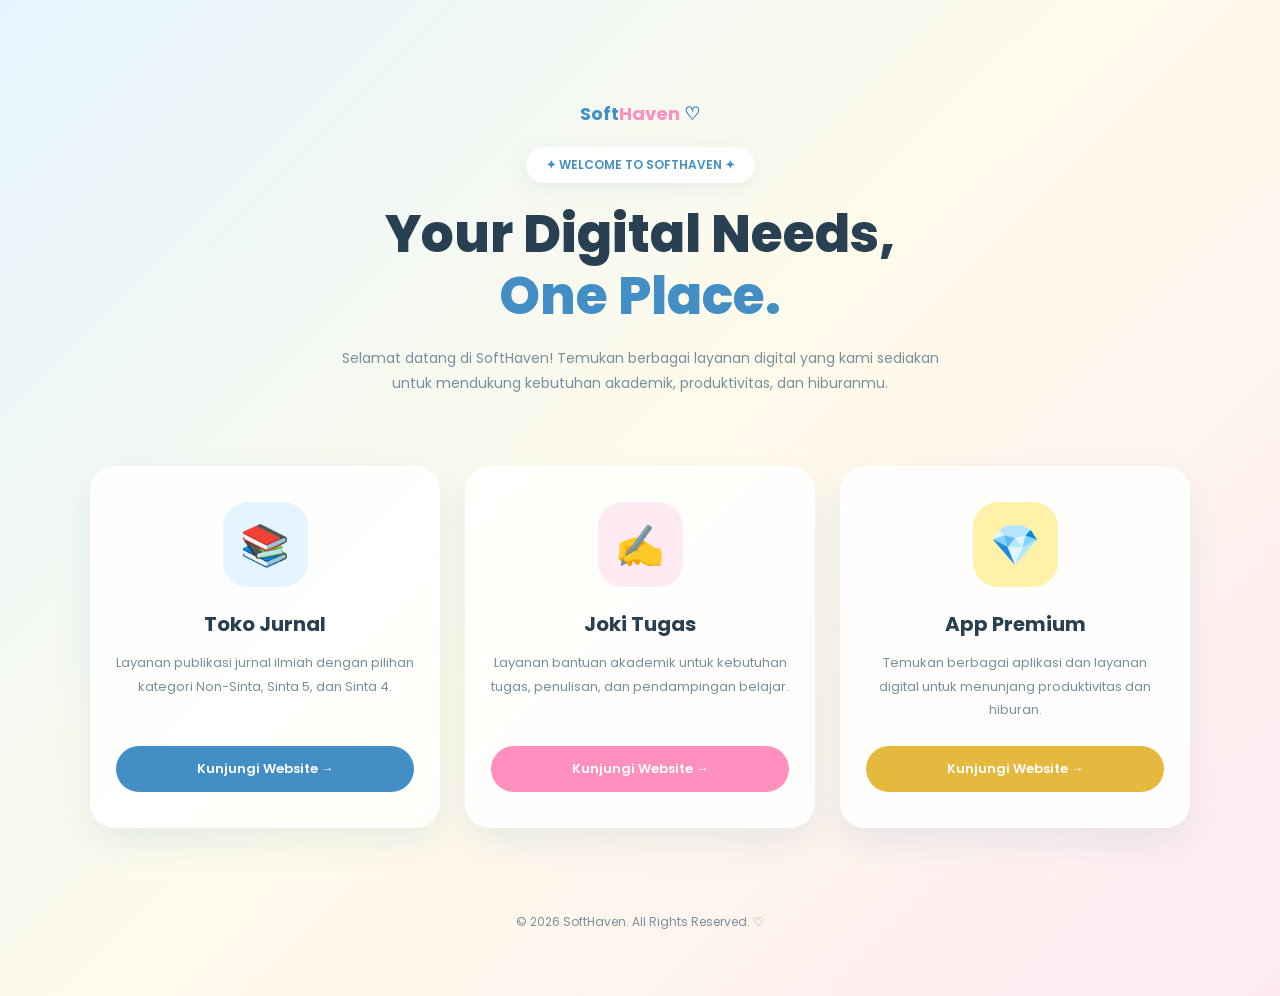
<file: index.html>
<!DOCTYPE html>
<html lang="id">
<head>
    <meta charset="UTF-8">
    <meta name="viewport" content="width=device-width, initial-scale=1.0">
    <title>SoftHaven | Digital Store</title>

    <link href="https://fonts.googleapis.com/css2?family=Poppins:wght@400;500;600;700;800&display=swap" rel="stylesheet">

    <style>
        * {
            margin: 0;
            padding: 0;
            box-sizing: border-box;
            font-family: 'Poppins', sans-serif;
        }

        body {
            min-height: 100vh;
            background: linear-gradient(135deg, #e5f5ff, #fffbea, #ffeaf3);
            color: #294052;
            padding: 40px 20px;
        }

        .container {
            max-width: 1100px;
            margin: auto;
        }

        header {
            text-align: center;
            padding: 60px 20px 45px;
        }

        .logo {
            font-size: 18px;
            font-weight: 700;
            color: #438fc5;
            margin-bottom: 20px;
        }

        .logo span {
            color: #ff8fbd;
        }

        .badge {
            display: inline-block;
            background: white;
            color: #438fc5;
            padding: 9px 20px;
            border-radius: 30px;
            font-size: 12px;
            font-weight: 600;
            margin-bottom: 20px;
            box-shadow: 0 5px 20px rgba(69,137,176,.1);
        }

        header h1 {
            font-size: clamp(32px, 5vw, 52px);
            font-weight: 800;
            line-height: 1.2;
            margin-bottom: 18px;
        }

        header h1 span {
            color: #438fc5;
        }

        header p {
            max-width: 600px;
            margin: auto;
            color: #78909c;
            font-size: 14px;
            line-height: 1.8;
        }

        .services {
            display: grid;
            grid-template-columns: repeat(3, 1fr);
            gap: 25px;
            margin: 25px 0 60px;
        }

        .card {
            background: rgba(255,255,255,.85);
            border-radius: 25px;
            padding: 35px 25px;
            text-align: center;
            box-shadow: 0 15px 35px rgba(69,137,176,.12);
            transition: .3s ease;
            border: 1px solid rgba(255,255,255,.8);
        }

        .card:hover {
            transform: translateY(-8px);
            box-shadow: 0 20px 40px rgba(69,137,176,.2);
        }

        .icon {
            width: 85px;
            height: 85px;
            border-radius: 25px;
            display: flex;
            align-items: center;
            justify-content: center;
            font-size: 40px;
            margin: 0 auto 22px;
        }

        .journal .icon {
            background: #e5f5ff;
        }

        .joki .icon {
            background: #ffeaf3;
        }

        .premium .icon {
            background: #fff1a8;
        }

        .card h2 {
            font-size: 20px;
            margin-bottom: 12px;
        }

        .card p {
            color: #78909c;
            font-size: 13px;
            line-height: 1.8;
            min-height: 70px;
            margin-bottom: 25px;
        }

        .btn {
            display: inline-block;
            width: 100%;
            padding: 13px 20px;
            border-radius: 30px;
            background: #438fc5;
            color: white;
            text-decoration: none;
            font-size: 13px;
            font-weight: 600;
            transition: .3s;
        }

        .btn:hover {
            background: #3478ab;
            transform: scale(1.03);
        }

        .joki .btn {
            background: #ff8fbd;
        }

        .joki .btn:hover {
            background: #f36da5;
        }

        .premium .btn {
            background: #e5b83e;
        }

        .premium .btn:hover {
            background: #d5a72e;
        }

        footer {
            text-align: center;
            padding: 25px 10px;
            color: #78909c;
            font-size: 12px;
        }

        @media (max-width: 768px) {
            .services {
                grid-template-columns: repeat(2, 1fr);
            }
        }

        @media (max-width: 520px) {
            body {
                padding: 20px 15px;
            }

            header {
                padding: 45px 10px 30px;
            }

            .services {
                grid-template-columns: 1fr;
                gap: 20px;
            }

            .card {
                padding: 30px 25px;
            }
        }
    </style>
</head>

<body>

    <div class="container">

        <header>
            <div class="logo">Soft<span>Haven</span> ♡</div>

            <div class="badge">✦ WELCOME TO SOFTHAVEN ✦</div>

            <h1>
                Your Digital Needs,<br>
                <span>One Place.</span>
            </h1>

            <p>
                Selamat datang di SoftHaven! Temukan berbagai layanan
                digital yang kami sediakan untuk mendukung kebutuhan
                akademik, produktivitas, dan hiburanmu.
            </p>
        </header>

        <main class="services">

            <!-- JURNAL -->
            <div class="card journal">
                <div class="icon">📚</div>
                <h2>Toko Jurnal</h2>
                <p>
                    Layanan publikasi jurnal ilmiah dengan pilihan
                    kategori Non-Sinta, Sinta 5, dan Sinta 4.
                </p>
                <a href="./SoftHaven/Jurnal/index.html" class="btn">
                    Kunjungi Website →
                </a>
            </div>

            <!-- JOKI TUGAS -->
            <div class="card joki">
                <div class="icon">✍️</div>
                <h2>Joki Tugas</h2>
                <p>
                    Layanan bantuan akademik untuk kebutuhan tugas,
                    penulisan, dan pendampingan belajar.
                </p>
                <a href="./SoftHaven/Joki Tugas/index.html" class="btn">
                    Kunjungi Website →
                </a>
            </div>

            <!-- APP PREMIUM -->
            <div class="card premium">
                <div class="icon">💎</div>
                <h2>App Premium</h2>
                <p>
                    Temukan berbagai aplikasi dan layanan digital
                    untuk menunjang produktivitas dan hiburan.
                </p>
                <a href="./SoftHaven/App Premium/index.html" class="btn">
                    Kunjungi Website →
                </a>
            </div>

        </main>

        <footer>
            © 2026 SoftHaven. All Rights Reserved. ♡
        </footer>

    </div>

</body>
</html>
</file>
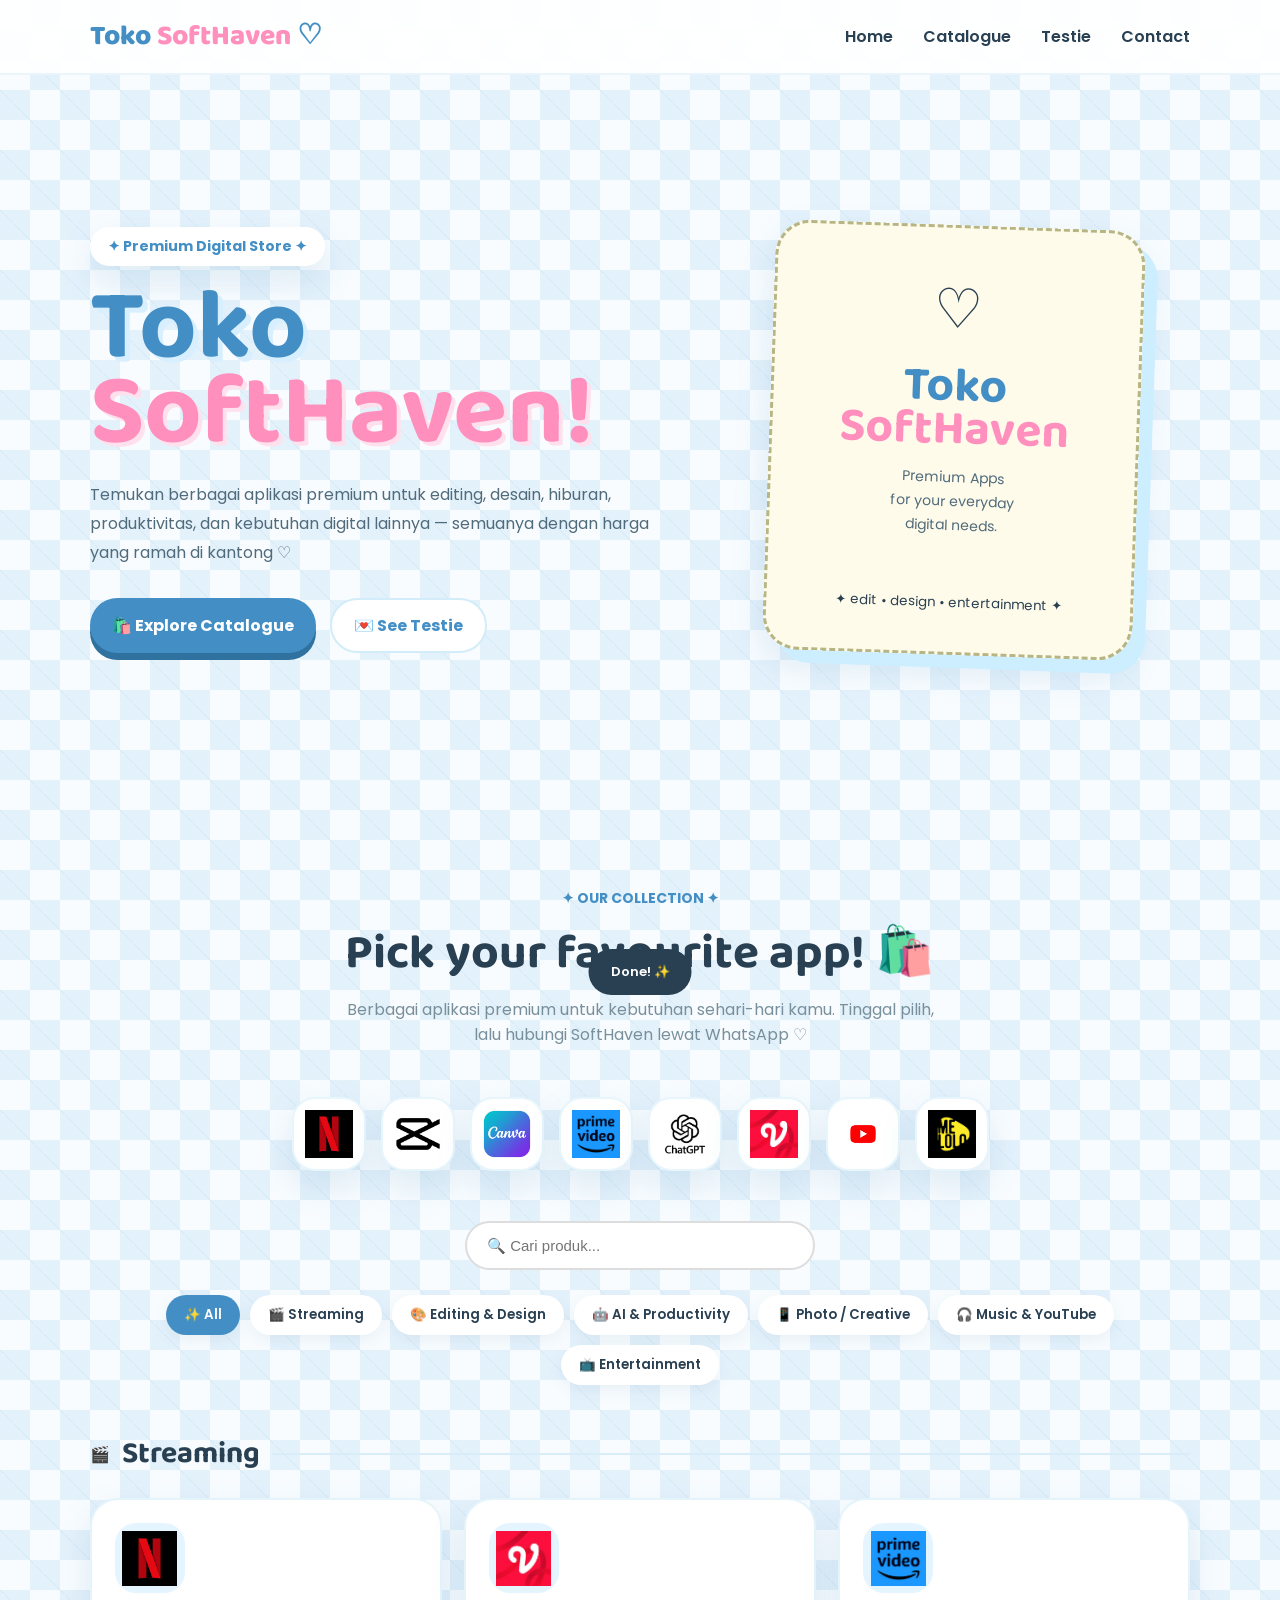
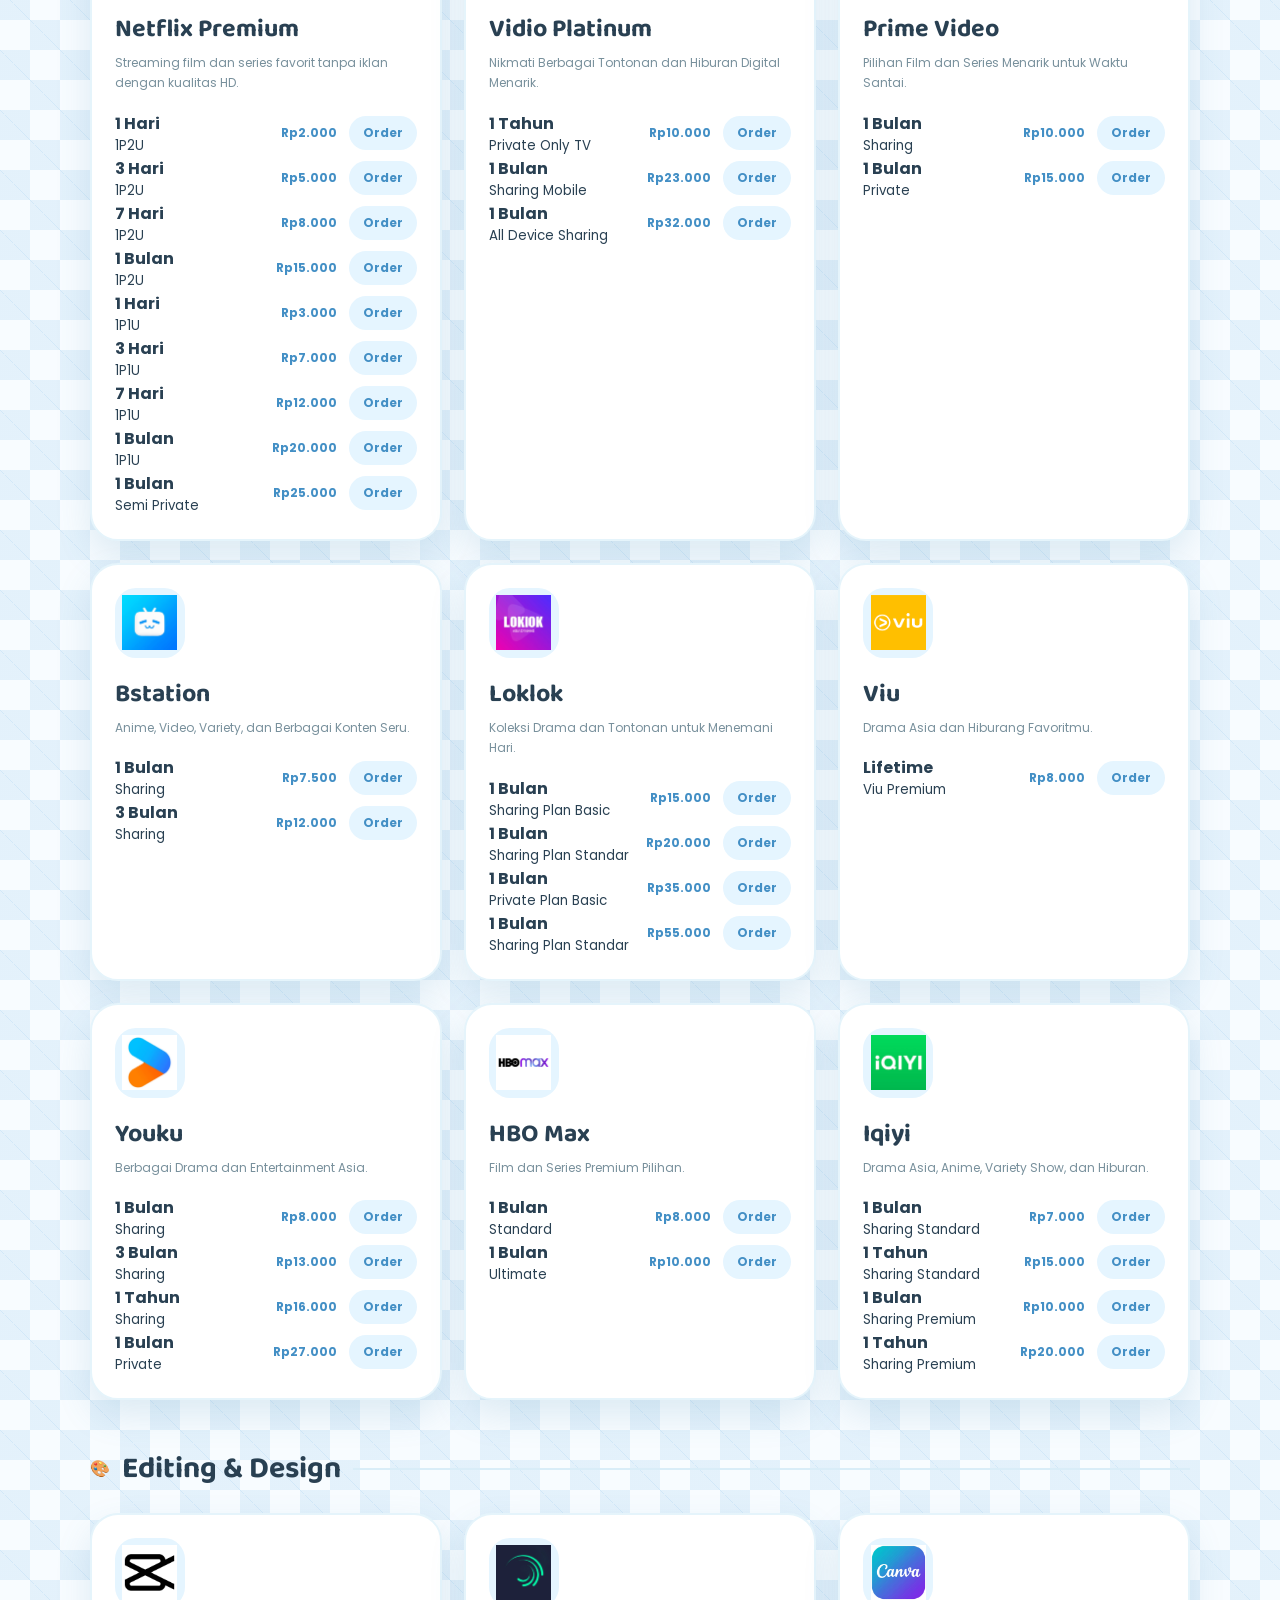
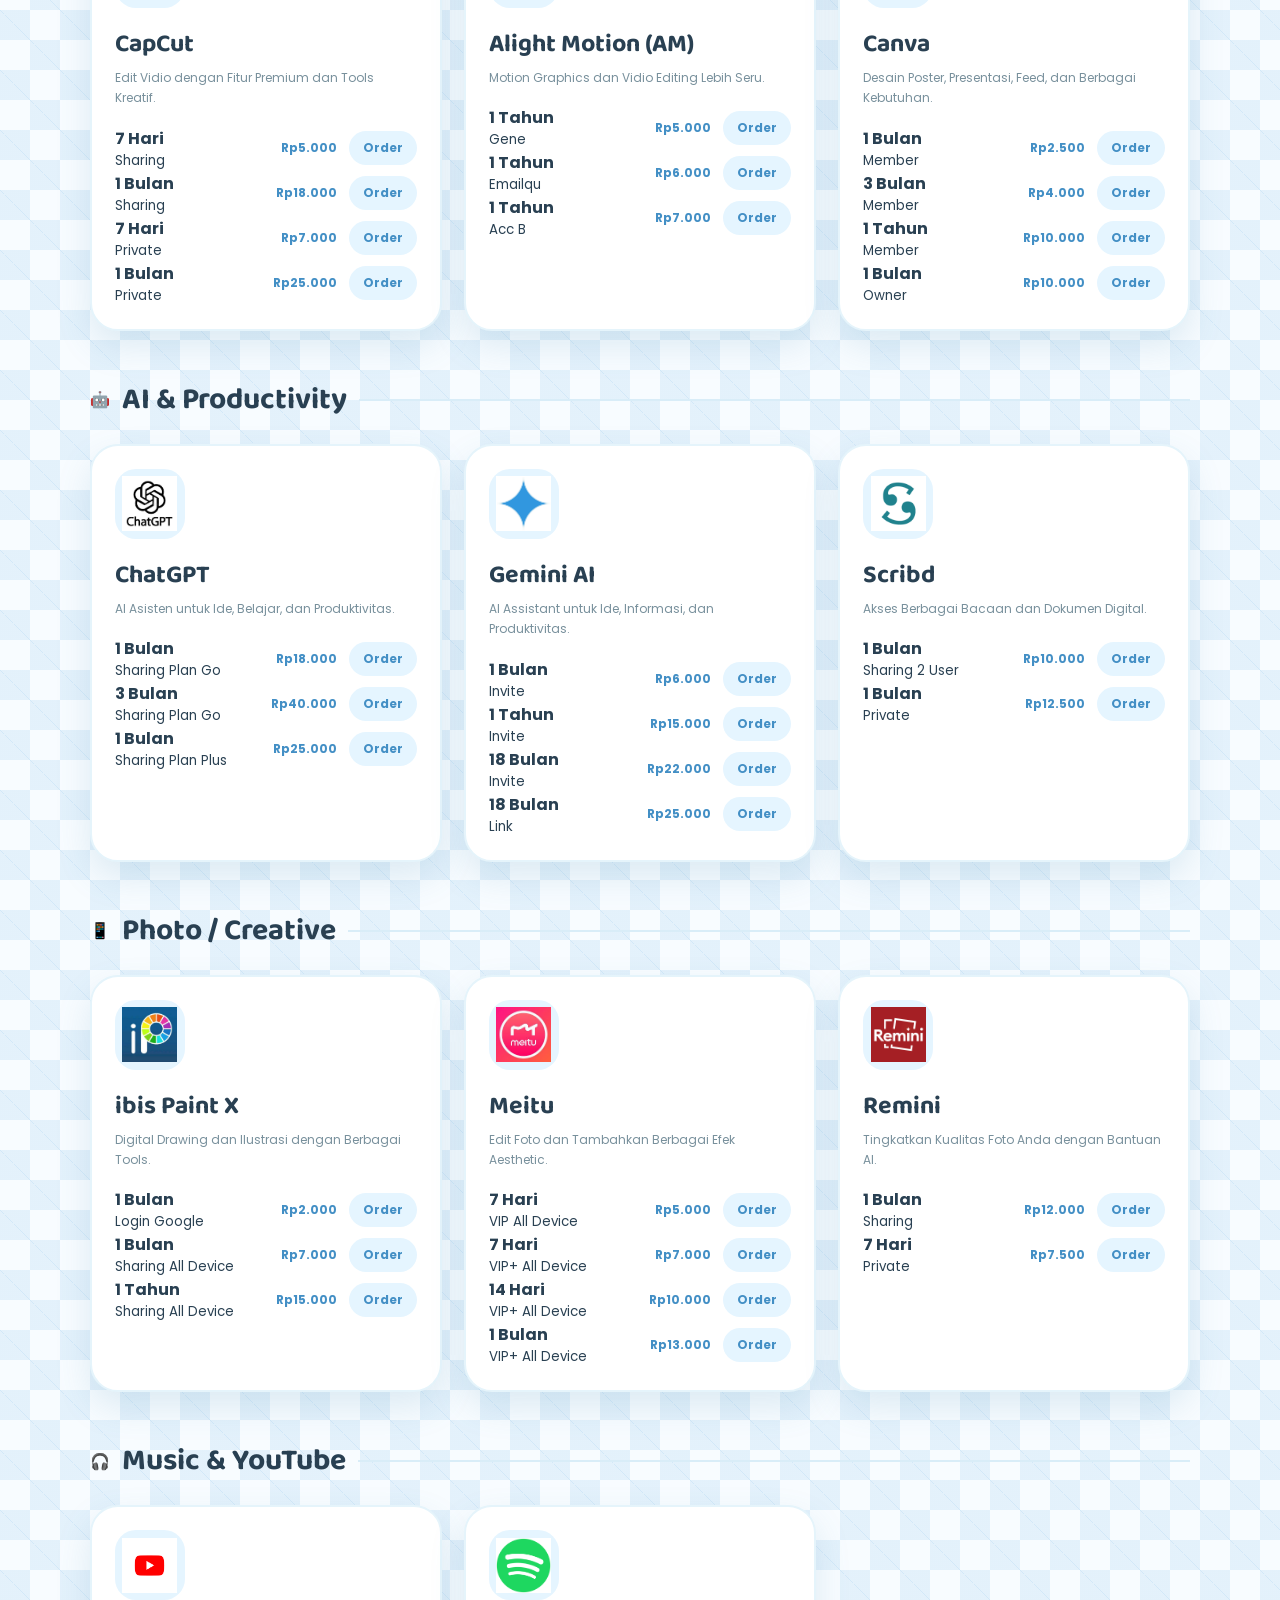
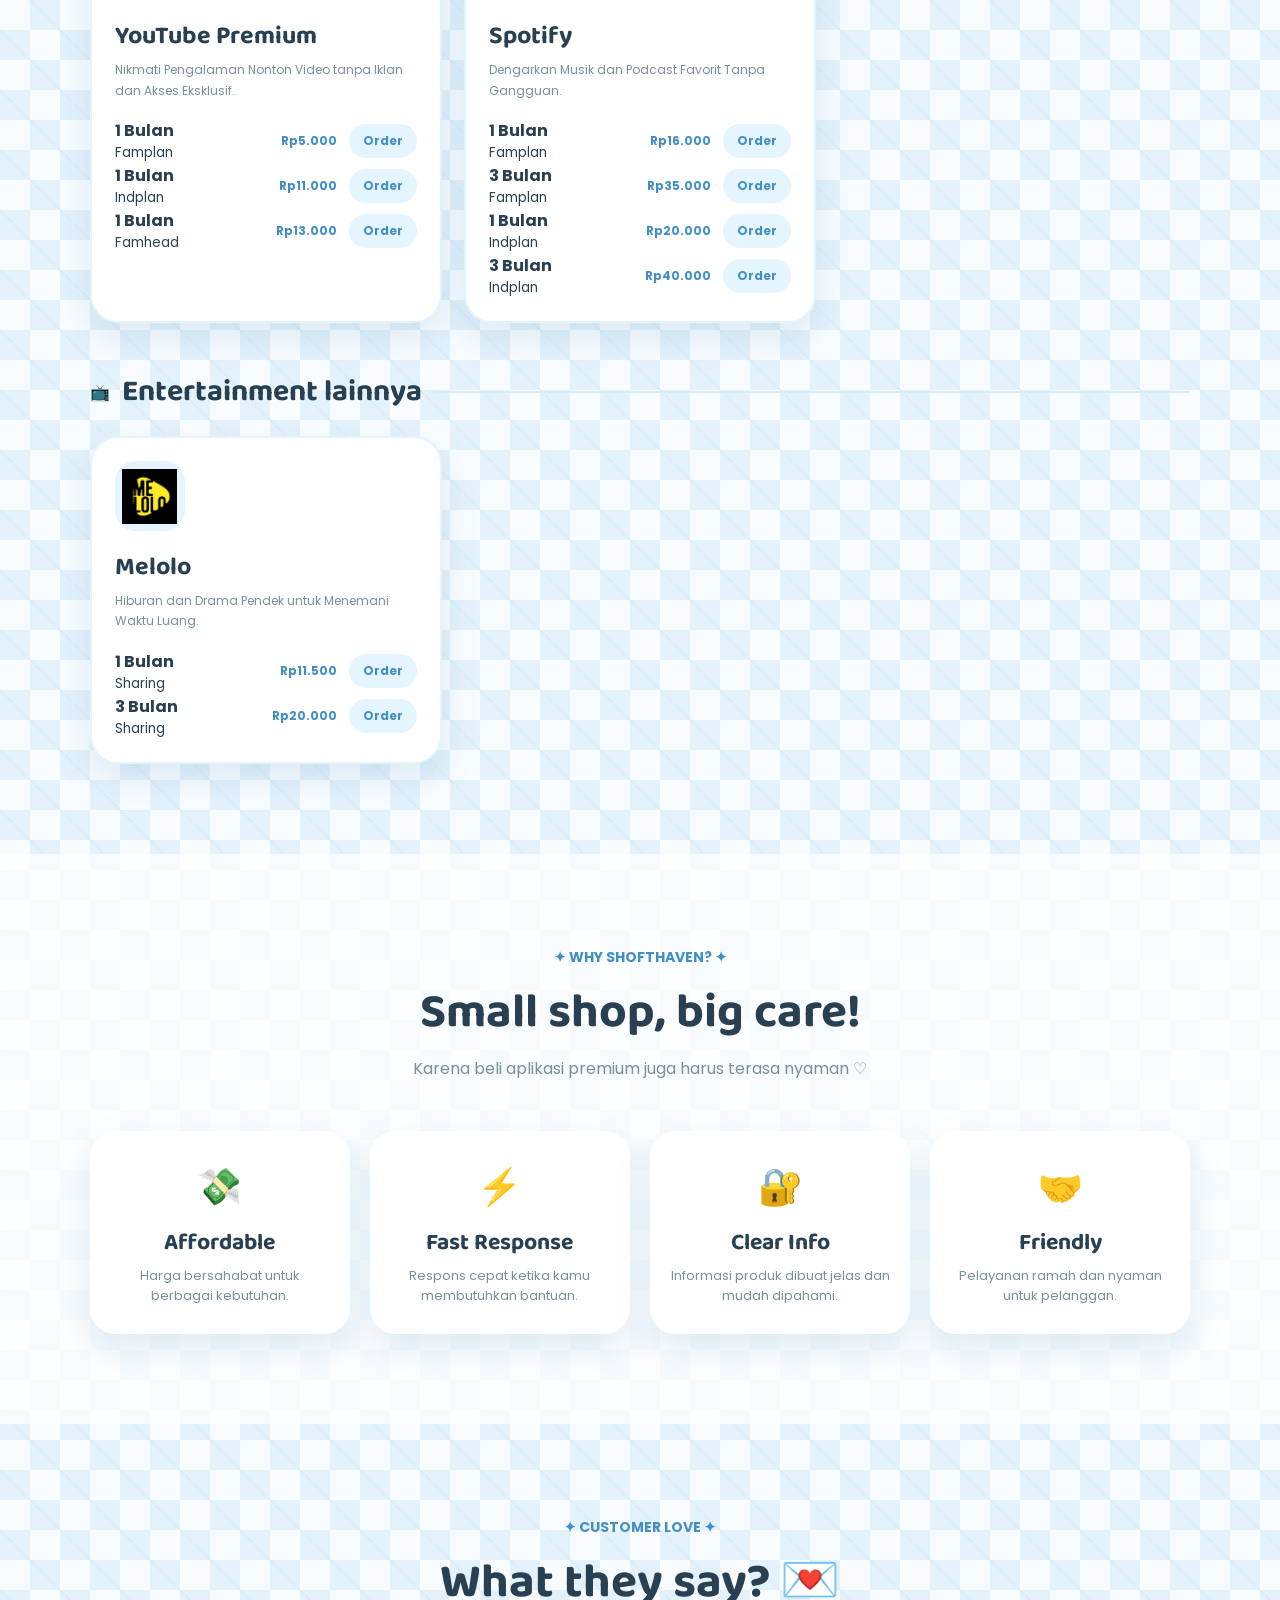
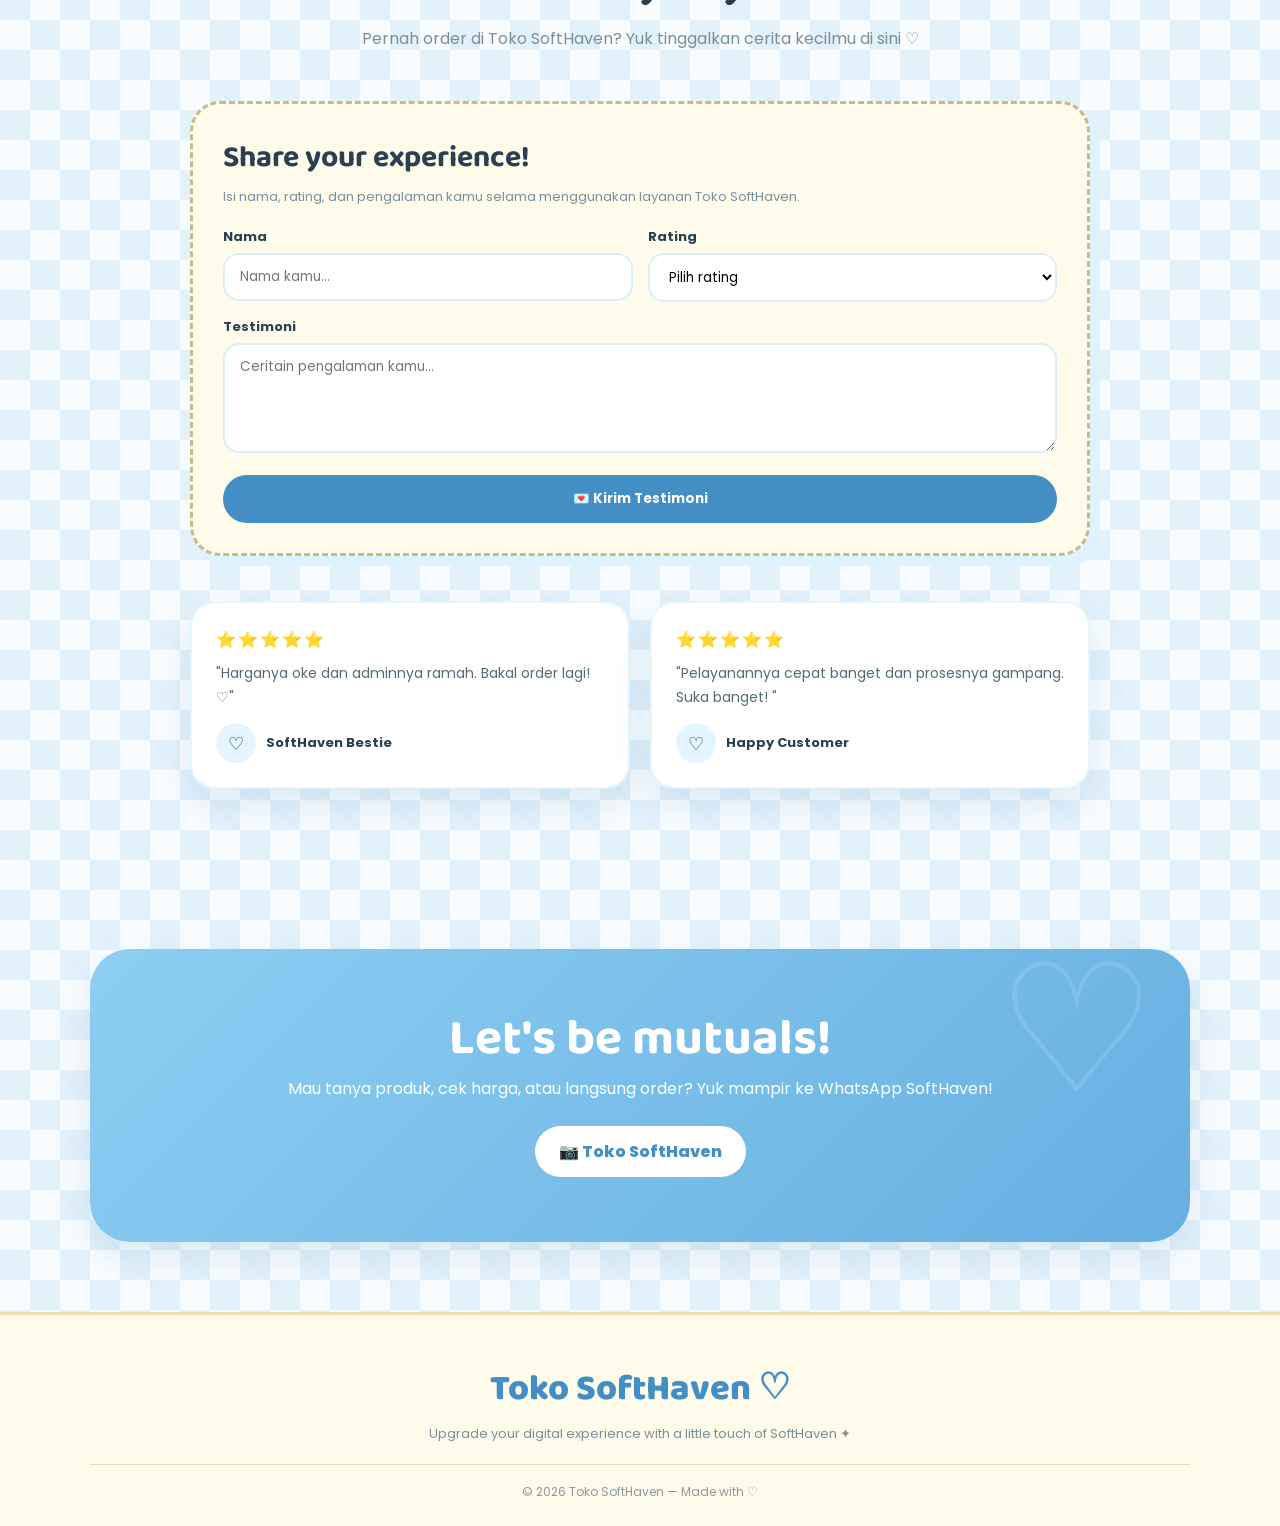
<file: SoftHaven/App Premium/index.html>
<!DOCTYPE html>
<html lang="id">

<head>

    <meta charset="UTF-8">

    <meta
        name="viewport"
        content="width=device-width, initial-scale=1.0"
    >

    <title>
        Toko SoftHaven — Premium Digital Store
    </title>


    <!-- =====================================================
         GOOGLE FONT
    ====================================================== -->

    <link
        rel="preconnect"
        href="https://fonts.googleapis.com"
    >

    <link
        rel="preconnect"
        href="https://fonts.gstatic.com"
        crossorigin
    >

    <link
        href="https://fonts.googleapis.com/css2?family=Baloo+2:wght@400;500;600;700;800&family=Poppins:wght@400;500;600;700&display=swap"
        rel="stylesheet"
    >

    <link
        rel="stylesheet"
        href="css/style.css"
    >

</head>


<body>


<!-- =====================================================
     NAVBAR
====================================================== -->

<nav>

    <div class="logo">

        Toko
        <span>SoftHaven</span>
        ♡

    </div>


    <ul
        class="nav-links"
        id="navLinks"
    >

        <li>
            <a href="#home">
                Home
            </a>
        </li>

        <li>
            <a href="#catalogue">
                Catalogue
            </a>
        </li>

        <li>
            <a href="#testie">
                Testie
            </a>
        </li>

        <li>
            <a href="#contact">
                Contact
            </a>
        </li>

    </ul>


    <div
        class="menu-btn"
        onclick="toggleMenu()"
    >

        ☰

    </div>

</nav>





<!-- =====================================================
     HERO
====================================================== -->

<section
    class="hero"
    id="home"
>

    <div class="hero-content">

        <div class="badge">

            ✦ Premium Digital Store ✦

        </div>


        <h1>

            Toko
            <br>

            <span>SoftHaven!</span>

        </h1>


        <p>

            Temukan berbagai aplikasi premium
            untuk editing, desain, hiburan,
            produktivitas, dan kebutuhan digital
            lainnya — semuanya dengan harga
            yang ramah di kantong ♡

        </p>


        <div class="buttons">

            <a
                href="#catalogue"
                class="btn btn-primary"
            >

                🛍️ Explore Catalogue

            </a>


            <a
                href="#testie"
                class="btn btn-secondary"
            >

                💌 See Testie

            </a>

        </div>

    </div>


    <div class="hero-visual">

        <div class="hero-card">

            <div class="heart">
                ♡
            </div>


            <h2>

                Toko
                <br>

                <span>SoftHaven</span>

            </h2>


            <p>

                Premium Apps
                <br>

                for your everyday
                <br>

                digital needs.

            </p>


            <br>


            <small>

                ✦ edit • design • entertainment ✦

            </small>

        </div>

    </div>

</section>



<!-- =====================================================
     CATALOGUE
====================================================== -->

<section
    id="catalogue"
>

    <div class="section-title">

        <span class="section-tag">

            ✦ OUR COLLECTION ✦

        </span>


        <h2>

            Pick your favourite app! 🛍️

        </h2>


        <p>

            Berbagai aplikasi premium untuk
            kebutuhan sehari-hari kamu.
            Tinggal pilih, lalu hubungi SoftHaven
            lewat WhatsApp ♡

        </p>

    </div>



    <!-- =================================================
         LOGO SHOWCASE
    ================================================== -->

    <div class="app-showcase">


        <div class="app-bubble">

            <img
                src="assets/Netflix.png"
                alt="Netflix"
            >

            <small>Netflix</small>

        </div>


        <div class="app-bubble">

            <img
                src="assets/capcut.png"
                alt="CapCut"
            >

            <small>CapCut</small>

        </div>


        <div class="app-bubble">

            <img
                src="assets/canva.png"
                alt="Canva"
            >

            <small>Canva</small>

        </div>


        <div class="app-bubble">

            <img
                src="assets/primevideo.png"
                alt="Prime Video"
            >

            <small>Prime Video</small>

        </div>


        <div class="app-bubble">

            <img
                src="assets/ChatGPT.png"
                alt="ChatGPT"
            >

            <small>ChatGPT</small>

        </div>


        <div class="app-bubble">

            <img
                src="assets/vidio.png"
                alt="Vidio"
            >

            <small>Vidio</small>

        </div>


        <div class="app-bubble">

            <img
                src="assets/youtube.png"
                alt="YouTube"
            >

            <small>YouTube</small>

        </div>


        <div class="app-bubble">

            <img
                src="assets/melolo.png"
                alt="Melolo"
            >

            <small>Melolo</small>

        </div>

    </div>



    <!-- =================================================
         FILTER
    ================================================== -->

    <div class="search-box">
        <input 
            type="text" 
            id="searchProduct" 
            placeholder="🔍 Cari produk..."
            onkeyup="searchProduct()"
        >
    </div>

    <div class="filters">

        <button
            class="filter-btn active"
            onclick="filterProducts('all', this)"
        >
            ✨ All
        </button>


        <button
            class="filter-btn"
            onclick="filterProducts('streaming', this)"
        >
            🎬 Streaming
        </button>


        <button
            class="filter-btn"
            onclick="filterProducts('editing', this)"
        >
            🎨 Editing & Design
        </button>


        <button
            class="filter-btn"
            onclick="filterProducts('ai', this)"
        >
            🤖 AI & Productivity
        </button>


        <button
            class="filter-btn"
            onclick="filterProducts('photo', this)"
        >
            📱 Photo / Creative
        </button>


        <button
            class="filter-btn"
            onclick="filterProducts('music', this)"
        >
            🎧 Music & YouTube
        </button>


        <button
            class="filter-btn"
            onclick="filterProducts('entertainment', this)"
        >
            📺 Entertainment
        </button>

    </div>



    <!-- =================================================
         STREAMING
    ================================================== -->

    <div
        class="catalogue-category"
        data-category-section="streaming"
    >

        <div class="category-title">

            <span>🎬</span>

            <h3>
                Streaming
            </h3>

            <div class="category-line"></div>

        </div>


        <div class="products">


            <!-- NETFLIX -->
            <div
                class="product-card"
                data-category="streaming"
            >

                <div class="product-logo">
                    <img
                        src="assets/Netflix.png"
                        alt="Netflix"
                    >
                </div>

                <h4>Netflix Premium</h4>

                <p>
                    Streaming film dan series favorit
                    tanpa iklan dengan kualitas HD.
                </p>

                <div class="product-plans">

                    <div class="plan-item">
                        <div>
                            <strong>1 Hari</strong>
                            <small>1P2U</small>
                        </div>

                        <div class="plan-action">
                            <span class="price">
                                Rp2.000
                            </span>

                            <button
                                class="order-btn"
                                onclick="orderProduct('Netflix','1 Hari','Rp2.000')"
                            >
                                Order
                            </button>
                        </div>
                    </div>

                    <div class="plan-item">
                        <div>
                            <strong>3 Hari</strong>
                            <small>1P2U</small>
                        </div>

                        <div class="plan-action">
                            <span class="price">
                                Rp5.000
                            </span>

                            <button
                                class="order-btn"
                                onclick="orderProduct('Netflix','3 Hari','Rp5.000')"
                            >
                                Order
                            </button>
                        </div>
                    </div>

                    <div class="plan-item">
                        <div>
                            <strong>7 Hari</strong>
                            <small>1P2U</small>
                        </div>

                        <div class="plan-action">
                            <span class="price">
                                Rp8.000
                            </span>

                            <button
                                class="order-btn"
                                onclick="orderProduct('Netflix','7 Hari','Rp8.000')"
                            >
                                Order
                            </button>
                        </div>
                    </div>

                    <div class="plan-item popular">
                        <div>
                            <strong>1 Bulan</strong>
                            <small>1P2U</small>
                        </div>

                        <div class="plan-action">
                            <span class="price">
                                Rp15.000
                            </span>

                            <button
                                class="order-btn"
                                onclick="orderProduct('Netflix','1 Bulan','Rp15.000')"
                            >
                                Order
                            </button>
                        </div>
                    </div>

                    <div class="plan-item popular">
                        <div>
                            <strong>1 Hari</strong>
                            <small>1P1U</small>
                        </div>

                        <div class="plan-action">
                            <span class="price">
                                Rp3.000
                            </span>

                            <button
                                class="order-btn"
                                onclick="orderProduct('Netflix','1 Hari','Rp3.000')"
                            >
                                Order
                            </button>
                        </div>
                    </div>

                    <div class="plan-item popular">
                        <div>
                            <strong>3 Hari</strong>
                            <small>1P1U</small>
                        </div>

                        <div class="plan-action">
                            <span class="price">
                                Rp7.000
                            </span>

                            <button
                                class="order-btn"
                                onclick="orderProduct('Netflix','3 Hari','Rp7.000')"
                            >
                                Order
                            </button>
                        </div>
                    </div>

                    <div class="plan-item popular">
                        <div>
                            <strong>7 Hari</strong>
                            <small>1P1U</small>
                        </div>

                        <div class="plan-action">
                            <span class="price">
                                Rp12.000
                            </span>

                            <button
                                class="order-btn"
                                onclick="orderProduct('Netflix','7 Hari','Rp12.000')"
                            >
                                Order
                            </button>
                        </div>
                    </div>

                    <div class="plan-item popular">
                        <div>
                            <strong>1 Bulan</strong>
                            <small>1P1U</small>
                        </div>

                        <div class="plan-action">
                            <span class="price">
                                Rp20.000
                            </span>

                            <button
                                class="order-btn"
                                onclick="orderProduct('Netflix','1 Bulan','Rp20.000')"
                            >
                                Order
                            </button>
                        </div>
                    </div>

                    <div class="plan-item popular">
                        <div>
                            <strong>1 Bulan</strong>
                            <small>Semi Private</small>
                        </div>

                        <div class="plan-action">
                            <span class="price">
                                Rp25.000
                            </span>

                            <button
                                class="order-btn"
                                onclick="orderProduct('Netflix','1 Bulan','Rp25.000')"
                            >
                                Order
                            </button>
                        </div>
                    </div>

                </div>

            </div>



            <!-- VIDIO -->

            <div
                class="product-card"
                data-category="streaming"
            >

                <div class="product-logo">
                    <img
                        src="assets/vidio.png"
                        alt="Vidio"
                    >
                </div>

                <h4>Vidio Platinum</h4>

                <p>
                    Nikmati Berbagai Tontonan dan Hiburan Digital Menarik.
                </p>

                <div class="product-plans">

                    <div class="plan-item">
                        <div>
                            <strong>1 Tahun</strong>
                            <small>Private Only TV</small>
                        </div>

                        <div class="plan-action">
                            <span class="price">
                                Rp10.000
                            </span>

                            <button
                                class="order-btn"
                                onclick="orderProduct('Vidio','1 Tahun','Rp10.000')"
                            >
                                Order
                            </button>
                        </div>
                    </div>

                    <div class="plan-item">
                        <div>
                            <strong>1 Bulan</strong>
                            <small>Sharing Mobile</small>
                        </div>

                        <div class="plan-action">
                            <span class="price">
                                Rp23.000
                            </span>

                            <button
                                class="order-btn"
                                onclick="orderProduct('Vidio','1 Bulan','Rp23.000')"
                            >
                                Order
                            </button>
                        </div>
                    </div>

                    <div class="plan-item">
                        <div>
                            <strong>1 Bulan</strong>
                            <small>All Device Sharing</small>
                        </div>

                        <div class="plan-action">
                            <span class="price">
                                Rp32.000
                            </span>

                            <button
                                class="order-btn"
                                onclick="orderProduct('Vidio','1 Bulan','Rp32.000')"
                            >
                                Order
                            </button>
                        </div>
                    </div>

                </div>

            </div>



            <!-- PRIME VIDEO -->

            <div
                class="product-card"
                data-category="streaming"
            >

                <div class="product-logo">
                    <img
                        src="assets/primevideo.png"
                        alt="Prime Video"
                    >
                </div>

                <h4>Prime Video</h4>

                <p>
                    Pilihan Film dan Series Menarik untuk Waktu Santai.
                </p>

                <div class="product-plans">

                    <div class="plan-item">
                        <div>
                            <strong>1 Bulan</strong>
                            <small>Sharing</small>
                        </div>

                        <div class="plan-action">
                            <span class="price">
                                Rp10.000
                            </span>

                            <button
                                class="order-btn"
                                onclick="orderProduct('Prime Video','1 Bulan','Rp10.000')"
                            >
                                Order
                            </button>
                        </div>
                    </div>

                    <div class="plan-item">
                        <div>
                            <strong>1 Bulan</strong>
                            <small>Private</small>
                        </div>

                        <div class="plan-action">
                            <span class="price">
                                Rp15.000
                            </span>

                            <button
                                class="order-btn"
                                onclick="orderProduct('Prime Video','1 Bulan','Rp10.000')"
                            >
                                Order
                            </button>
                        </div>
                    </div>

                </div>

            </div>


            <!-- BSTATION -->

            <div
                class="product-card"
                data-category="streaming"
            >

                <div class="product-logo">
                    <img
                        src="assets/bstation.png"
                        alt="Bstation"
                    >
                </div>

                <h4>Bstation</h4>

                <p>
                    Anime, Video, Variety, dan Berbagai Konten Seru.
                </p>

                <div class="product-plans">

                    <div class="plan-item">
                        <div>
                            <strong>1 Bulan</strong>
                            <small>Sharing</small>
                        </div>

                        <div class="plan-action">
                            <span class="price">
                                Rp7.500
                            </span>

                            <button
                                class="order-btn"
                                onclick="orderProduct('Bstation','1 Bulan','Rp7.500')"
                            >
                                Order
                            </button>
                        </div>
                    </div>

                    <div class="plan-item">
                        <div>
                            <strong>3 Bulan</strong>
                            <small>Sharing</small>
                        </div>

                        <div class="plan-action">
                            <span class="price">
                                Rp12.000
                            </span>

                            <button
                                class="order-btn"
                                onclick="orderProduct('Bstation','3 Bulan','Rp12.000')"
                            >
                                Order
                            </button>
                        </div>
                    </div>

                </div>

            </div>
            

            <!-- LOKLOK -->

            <div
                class="product-card"
                data-category="streaming"
            >

                <div class="product-logo">
                    <img
                        src="assets/loklok.png"
                        alt="Loklok"
                    >
                </div>

                <h4>Loklok</h4>

                <p>
                    Koleksi Drama dan Tontonan untuk Menemani Hari.
                </p>

                <div class="product-plans">

                    <div class="plan-item">
                        <div>
                            <strong>1 Bulan</strong>
                            <small>Sharing Plan Basic</small>
                        </div>

                        <div class="plan-action">
                            <span class="price">
                                Rp15.000
                            </span>

                            <button
                                class="order-btn"
                                onclick="orderProduct('Loklok','1 Bulan','Rp15.000')"
                            >
                                Order
                            </button>
                        </div>
                    </div>

                    <div class="plan-item">
                        <div>
                            <strong>1 Bulan</strong>
                            <small>Sharing Plan Standar</small>
                        </div>

                        <div class="plan-action">
                            <span class="price">
                                Rp20.000
                            </span>

                            <button
                                class="order-btn"
                                onclick="orderProduct('Loklok','1 Bulan','Rp20.000')"
                            >
                                Order
                            </button>
                        </div>
                    </div>

                    <div class="plan-item">
                        <div>
                            <strong>1 Bulan</strong>
                            <small>Private Plan Basic</small>
                        </div>

                        <div class="plan-action">
                            <span class="price">
                                Rp35.000
                            </span>

                            <button
                                class="order-btn"
                                onclick="orderProduct('Loklok','1 Bulan','Rp35.000')"
                            >
                                Order
                            </button>
                        </div>
                    </div>

                    <div class="plan-item">
                        <div>
                            <strong>1 Bulan</strong>
                            <small>Sharing Plan Standar</small>
                        </div>

                        <div class="plan-action">
                            <span class="price">
                                Rp55.000
                            </span>

                            <button
                                class="order-btn"
                                onclick="orderProduct('Loklok','1 Bulan','Rp55.000')"
                            >
                                Order
                            </button>
                        </div>
                    </div>

                </div>

            </div>



            <!-- VIU -->

            <div
                class="product-card"
                data-category="streaming"
            >

                <div class="product-logo">
                    <img
                        src="assets/viu.png"
                        alt="Viu"
                    >
                </div>

                <h4>Viu</h4>

                <p>
                    Drama Asia dan Hiburang Favoritmu.
                </p>

                <div class="product-plans">

                    <div class="plan-item">
                        <div>
                            <strong>Lifetime</strong>
                            <small>Viu Premium</small>
                        </div>

                        <div class="plan-action">
                            <span class="price">
                                Rp8.000
                            </span>

                            <button
                                class="order-btn"
                                onclick="orderProduct('Viu','Lifetime','Rp8.000')"
                            >
                                Order
                            </button>
                        </div>
                    </div>

                </div>

            </div>


            <!-- YOUKU -->

            <div
                class="product-card"
                data-category="streaming"
            >

                <div class="product-logo">
                    <img
                        src="assets/youku.png"
                        alt="Youku"
                    >
                </div>

                <h4>Youku</h4>

                <p>
                    Berbagai Drama dan Entertainment Asia.
                </p>

                <div class="product-plans">

                    <div class="plan-item">
                        <div>
                            <strong>1 Bulan</strong>
                            <small>Sharing</small>
                        </div>

                        <div class="plan-action">
                            <span class="price">
                                Rp8.000
                            </span>

                            <button
                                class="order-btn"
                                onclick="orderProduct('Youku','1 Bulan','Rp8.000')"
                            >
                                Order
                            </button>
                        </div>
                    </div>

                    <div class="plan-item">
                        <div>
                            <strong>3 Bulan</strong>
                            <small>Sharing</small>
                        </div>

                        <div class="plan-action">
                            <span class="price">
                                Rp13.000
                            </span>

                            <button
                                class="order-btn"
                                onclick="orderProduct('Viu','Lifetime','Rp8.000')"
                            >
                                Order
                            </button>
                        </div>
                    </div>

                    <div class="plan-item">
                        <div>
                            <strong>1 Tahun</strong>
                            <small>Sharing</small>
                        </div>

                        <div class="plan-action">
                            <span class="price">
                                Rp16.000
                            </span>

                            <button
                                class="order-btn"
                                onclick="orderProduct('Youku','1 Tahun','Rp16.000')"
                            >
                                Order
                            </button>
                        </div>
                    </div>

                    <div class="plan-item">
                        <div>
                            <strong>1 Bulan</strong>
                            <small>Private</small>
                        </div>

                        <div class="plan-action">
                            <span class="price">
                                Rp27.000
                            </span>

                            <button
                                class="order-btn"
                                onclick="orderProduct('Youku','1 Bulan','Rp27.000')"
                            >
                                Order
                            </button>
                        </div>
                    </div>

                </div>

            </div>


            <!-- HBO -->

            <div
                class="product-card"
                data-category="streaming"
            >

                <div class="product-logo">
                    <img
                        src="assets/hbomax.png"
                        alt="HBO Max"
                    >
                </div>

                <h4>HBO Max</h4>

                <p>
                    Film dan Series Premium Pilihan.
                </p>

                <div class="product-plans">

                    <div class="plan-item">
                        <div>
                            <strong>1 Bulan</strong>
                            <small>Standard</small>
                        </div>

                        <div class="plan-action">
                            <span class="price">
                                Rp8.000
                            </span>

                            <button
                                class="order-btn"
                                onclick="orderProduct('HBO Max','1 Bulan','Rp8.000')"
                            >
                                Order
                            </button>
                        </div>
                    </div>

                    <div class="plan-item">
                        <div>
                            <strong>1 Bulan</strong>
                            <small>Ultimate</small>
                        </div>

                        <div class="plan-action">
                            <span class="price">
                                Rp10.000
                            </span>

                            <button
                                class="order-btn"
                                onclick="orderProduct('HBO Max','1 Bulan','Rp10.000')"
                            >
                                Order
                            </button>
                        </div>
                    </div>

                </div>

            </div>


            <!-- IQIYI -->

            <div
                class="product-card"
                data-category="streaming"
            >

                <div class="product-logo">
                    <img
                        src="assets/iqiyi.png"
                        alt="Iqiyi"
                    >
                </div>

                <h4>Iqiyi</h4>

                <p>
                    Drama Asia, Anime, Variety Show, dan Hiburan.
                </p>

                <div class="product-plans">

                    <div class="plan-item">
                        <div>
                            <strong>1 Bulan</strong>
                            <small>Sharing Standard</small>
                        </div>

                        <div class="plan-action">
                            <span class="price">
                                Rp7.000
                            </span>

                            <button
                                class="order-btn"
                                onclick="orderProduct('Iqiyi','1 Bulan','Rp7.000')"
                            >
                                Order
                            </button>
                        </div>
                    </div>

                    <div class="plan-item">
                        <div>
                            <strong>1 Tahun</strong>
                            <small>Sharing Standard</small>
                        </div>

                        <div class="plan-action">
                            <span class="price">
                                Rp15.000
                            </span>

                            <button
                                class="order-btn"
                                onclick="orderProduct('Iqiyi','1 Tahun','Rp15.000')"
                            >
                                Order
                            </button>
                        </div>
                    </div>

                    <div class="plan-item">
                        <div>
                            <strong>1 Bulan</strong>
                            <small>Sharing Premium</small>
                        </div>

                        <div class="plan-action">
                            <span class="price">
                                Rp10.000
                            </span>

                            <button
                                class="order-btn"
                                onclick="orderProduct('Viu','1 Bulan','Rp10.000')"
                            >
                                Order
                            </button>
                        </div>
                    </div>

                    <div class="plan-item">
                        <div>
                            <strong>1 Tahun</strong>
                            <small>Sharing Premium</small>
                        </div>

                        <div class="plan-action">
                            <span class="price">
                                Rp20.000
                            </span>

                            <button
                                class="order-btn"
                                onclick="orderProduct('Viu','1 Tahun','Rp20.000')"
                            >
                                Order
                            </button>
                        </div>
                    </div>

                </div>

            </div>
          

        </div>

    </div>



    <!-- =================================================
         EDITING & DESIGN
    ================================================== -->

    <div
        class="catalogue-category"
        data-category-section="editing"
    >

        <div class="category-title">

            <span>🎨</span>

            <h3>
                Editing & Design
            </h3>

            <div class="category-line"></div>

        </div>


        <div class="products">


            <!-- CAPCUT -->

            <div
                class="product-card"
                data-category="editing"
            >

                <div class="product-logo">
                    <img
                        src="assets/capcut.png"
                        alt="CapCut"
                    >
                </div>

                <h4>CapCut</h4>

                <p>
                    Edit Vidio dengan Fitur Premium dan Tools Kreatif.
                </p>

                <div class="product-plans">

                    <div class="plan-item">
                        <div>
                            <strong>7 Hari</strong>
                            <small>Sharing</small>
                        </div>

                        <div class="plan-action">
                            <span class="price">
                                Rp5.000
                            </span>

                            <button
                                class="order-btn"
                                onclick="orderProduct('CapCut','7 Hari','Rp5.000')"
                            >
                                Order
                            </button>
                        </div>
                    </div>

                    <div class="plan-item">
                        <div>
                            <strong>1 Bulan</strong>
                            <small>Sharing</small>
                        </div>

                        <div class="plan-action">
                            <span class="price">
                                Rp18.000
                            </span>

                            <button
                                class="order-btn"
                                onclick="orderProduct('CapCut','1 Bulan','Rp18.000')"
                            >
                                Order
                            </button>
                        </div>
                    </div>

                    <div class="plan-item">
                        <div>
                            <strong>7 Hari</strong>
                            <small>Private</small>
                        </div>

                        <div class="plan-action">
                            <span class="price">
                                Rp7.000
                            </span>

                            <button
                                class="order-btn"
                                onclick="orderProduct('CapCut','7 Hari','Rp7.000')"
                            >
                                Order
                            </button>
                        </div>
                    </div>

                    <div class="plan-item">
                        <div>
                            <strong>1 Bulan</strong>
                            <small>Private</small>
                        </div>

                        <div class="plan-action">
                            <span class="price">
                                Rp25.000
                            </span>

                            <button
                                class="order-btn"
                                onclick="orderProduct('CapCut','1 Bulan','Rp25.000')"
                            >
                                Order
                            </button>
                        </div>
                    </div>

                </div>

            </div>



            <!-- ALIGHT MOTION (AM) -->

            <div
                class="product-card"
                data-category="editing"
            >

                <div class="product-logo">
                    <img
                        src="assets/alight motion.png"
                        alt="Alight Motion"
                    >
                </div>

                <h4>Alight Motion (AM)</h4>

                <p>
                    Motion Graphics dan Vidio Editing Lebih Seru.
                </p>

                <div class="product-plans">

                    <div class="plan-item">
                        <div>
                            <strong>1 Tahun</strong>
                            <small>Gene</small>
                        </div>

                        <div class="plan-action">
                            <span class="price">
                                Rp5.000
                            </span>

                            <button
                                class="order-btn"
                                onclick="orderProduct('Alight Motion','1 Tahun','Rp5.000')"
                            >
                                Order
                            </button>
                        </div>
                    </div>

                    <div class="plan-item">
                        <div>
                            <strong>1 Tahun</strong>
                            <small>Emailqu</small>
                        </div>

                        <div class="plan-action">
                            <span class="price">
                                Rp6.000
                            </span>

                            <button
                                class="order-btn"
                                onclick="orderProduct('Alight Motion','1 Tahun','Rp6.000')"
                            >
                                Order
                            </button>
                        </div>
                    </div>

                    <div class="plan-item">
                        <div>
                            <strong>1 Tahun</strong>
                            <small>Acc B</small>
                        </div>

                        <div class="plan-action">
                            <span class="price">
                                Rp7.000
                            </span>

                            <button
                                class="order-btn"
                                onclick="orderProduct('Alight Motion','1 Tahun','Rp7.000')"
                            >
                                Order
                            </button>
                        </div>
                    </div>

                </div>

            </div>


            <!-- CANVA -->

            <div
                class="product-card"
                data-category="editing"
            >

                <div class="product-logo">
                    <img
                        src="assets/canva.png"
                        alt="Canva"
                    >
                </div>

                <h4>Canva</h4>

                <p>
                    Desain Poster, Presentasi, Feed, dan Berbagai Kebutuhan.
                </p>

                <div class="product-plans">

                    <div class="plan-item">
                        <div>
                            <strong>1 Bulan</strong>
                            <small>Member</small>
                        </div>

                        <div class="plan-action">
                            <span class="price">
                                Rp2.500
                            </span>

                            <button
                                class="order-btn"
                                onclick="orderProduct('Canva','1 Bulan','Rp2.500')"
                            >
                                Order
                            </button>
                        </div>
                    </div>

                    <div class="plan-item">
                        <div>
                            <strong>3 Bulan</strong>
                            <small>Member</small>
                        </div>

                        <div class="plan-action">
                            <span class="price">
                                Rp4.000
                            </span>

                            <button
                                class="order-btn"
                                onclick="orderProduct('Canva','3 Bulan','Rp4.000')"
                            >
                                Order
                            </button>
                        </div>
                    </div>

                    <div class="plan-item">
                        <div>
                            <strong>1 Tahun</strong>
                            <small>Member</small>
                        </div>

                        <div class="plan-action">
                            <span class="price">
                                Rp10.000
                            </span>

                            <button
                                class="order-btn"
                                onclick="orderProduct('Canva','1 Tahun','Rp10.000')"
                            >
                                Order
                            </button>
                        </div>
                    </div>

                    <div class="plan-item">
                        <div>
                            <strong>1 Bulan</strong>
                            <small>Owner</small>
                        </div>

                        <div class="plan-action">
                            <span class="price">
                                Rp10.000
                            </span>

                            <button
                                class="order-btn"
                                onclick="orderProduct('Canva','1 Bulan','Rp10.000')"
                            >
                                Order
                            </button>
                        </div>
                    </div>

                </div>

            </div>

        </div>

    </div>



    <!-- =================================================
         AI & PRODUCTIVITY
    ================================================== -->

    <div
        class="catalogue-category"
        data-category-section="ai"
    >

        <div class="category-title">

            <span>🤖</span>

            <h3>
                AI & Productivity
            </h3>

            <div class="category-line"></div>

        </div>


        <div class="products">

            <!-- CHATGPT -->

            <div
                class="product-card"
                data-category="editing"
            >

                <div class="product-logo">
                    <img
                        src="assets/ChatGPT.png"
                        alt="ChatGPT"
                    >
                </div>

                <h4>ChatGPT</h4>

                <p>
                    AI Asisten untuk Ide, Belajar, dan Produktivitas.
                </p>

                <div class="product-plans">

                    <div class="plan-item">
                        <div>
                            <strong>1 Bulan</strong>
                            <small>Sharing Plan Go</small>
                        </div>

                        <div class="plan-action">
                            <span class="price">
                                Rp18.000
                            </span>

                            <button
                                class="order-btn"
                                onclick="orderProduct('ChatGPT','1 Bulan','Rp18.00')"
                            >
                                Order
                            </button>
                        </div>
                    </div>

                    <div class="plan-item">
                        <div>
                            <strong>3 Bulan</strong>
                            <small>Sharing Plan Go</small>
                        </div>

                        <div class="plan-action">
                            <span class="price">
                                Rp40.000
                            </span>

                            <button
                                class="order-btn"
                                onclick="orderProduct('ChatGPT','3 Bulan','Rp40.000')"
                            >
                                Order
                            </button>
                        </div>
                    </div>

                    <div class="plan-item">
                        <div>
                            <strong>1 Bulan</strong>
                            <small>Sharing Plan Plus</small>
                        </div>

                        <div class="plan-action">
                            <span class="price">
                                Rp25.000
                            </span>

                            <button
                                class="order-btn"
                                onclick="orderProduct('ChatGPT','1 Bulan','Rp25.000')"
                            >
                                Order
                            </button>
                        </div>
                    </div>

                </div>

            </div>



            <!-- GEMINI -->

            <div
                class="product-card"
                data-category="editing"
            >

                <div class="product-logo">
                    <img
                        src="assets/Gemini AI.png"
                        alt="Gemini AI"
                    >
                </div>

                <h4>Gemini AI</h4>

                <p>
                    AI Assistant untuk Ide, Informasi, dan Produktivitas.
                </p>

                <div class="product-plans">

                    <div class="plan-item">
                        <div>
                            <strong>1 Bulan</strong>
                            <small>Invite</small>
                        </div>

                        <div class="plan-action">
                            <span class="price">
                                Rp6.000
                            </span>

                            <button
                                class="order-btn"
                                onclick="orderProduct('Gemini AI','1 Bulan','Rp6.000')"
                            >
                                Order
                            </button>
                        </div>
                    </div>

                    <div class="plan-item">
                        <div>
                            <strong>1 Tahun</strong>
                            <small>Invite</small>
                        </div>

                        <div class="plan-action">
                            <span class="price">
                                Rp15.000
                            </span>

                            <button
                                class="order-btn"
                                onclick="orderProduct('Gemini AI','1 Tahun','Rp15.000')"
                            >
                                Order
                            </button>
                        </div>
                    </div>

                    <div class="plan-item">
                        <div>
                            <strong>18 Bulan</strong>
                            <small>Invite</small>
                        </div>

                        <div class="plan-action">
                            <span class="price">
                                Rp22.000
                            </span>

                            <button
                                class="order-btn"
                                onclick="orderProduct('Gemini AI','18 Bulan','Rp22.000')"
                            >
                                Order
                            </button>
                        </div>
                    </div>

                    <div class="plan-item">
                        <div>
                            <strong>18 Bulan</strong>
                            <small>Link</small>
                        </div>

                        <div class="plan-action">
                            <span class="price">
                                Rp25.000
                            </span>

                            <button
                                class="order-btn"
                                onclick="orderProduct('Gemini AI','18 Bulan','Rp25.000')"
                            >
                                Order
                            </button>
                        </div>
                    </div>

                </div>

            </div>


            <!-- SCRIBD -->

            <div
                class="product-card"
                data-category="editing"
            >

                <div class="product-logo">
                    <img
                        src="assets/Scribd.png"
                        alt="Scribd"
                    >
                </div>

                <h4>Scribd</h4>

                <p>
                    Akses Berbagai Bacaan dan Dokumen Digital.
                </p>

                <div class="product-plans">

                    <div class="plan-item">
                        <div>
                            <strong>1 Bulan</strong>
                            <small>Sharing 2 User</small>
                        </div>

                        <div class="plan-action">
                            <span class="price">
                                Rp10.000
                            </span>

                            <button
                                class="order-btn"
                                onclick="orderProduct('Scribd','1 Bulan','Rp10.000')"
                            >
                                Order
                            </button>
                        </div>
                    </div>

                    <div class="plan-item">
                        <div>
                            <strong>1 Bulan</strong>
                            <small>Private</small>
                        </div>

                        <div class="plan-action">
                            <span class="price">
                                Rp12.500
                            </span>

                            <button
                                class="order-btn"
                                onclick="orderProduct('Scribd','1 Bulan','Rp12.500')"
                            >
                                Order
                            </button>
                        </div>
                    </div>

                </div>

            </div>

        </div>

    </div>



    <!-- =================================================
         PHOTO / CREATIVE
    ================================================== -->

    <div
        class="catalogue-category"
        data-category-section="photo"
    >

        <div class="category-title">

            <span>📱</span>

            <h3>
                Photo / Creative
            </h3>

            <div class="category-line"></div>

        </div>


        <div class="products">

            <!-- IBIS PAINT -->

            <div
                class="product-card"
                data-category="photo"
            >

                <div class="product-logo">
                    <img
                        src="assets/ibis paint x.png"
                        alt="ibis Paint X"
                    >
                </div>

                <h4>ibis Paint X</h4>

                <p>
                    Digital Drawing dan Ilustrasi dengan Berbagai Tools.
                </p>

                <div class="product-plans">

                    <div class="plan-item">
                        <div>
                            <strong>1 Bulan</strong>
                            <small>Login Google</small>
                        </div>

                        <div class="plan-action">
                            <span class="price">
                                Rp2.000
                            </span>

                            <button
                                class="order-btn"
                                onclick="orderProduct('ibis Paint X','1 Bulan','Rp2.000')"
                            >
                                Order
                            </button>
                        </div>
                    </div>

                    <div class="plan-item">
                        <div>
                            <strong>1 Bulan</strong>
                            <small>Sharing All Device</small>
                        </div>

                        <div class="plan-action">
                            <span class="price">
                                Rp7.000
                            </span>

                            <button
                                class="order-btn"
                                onclick="orderProduct('ibis Paint X','1 Bulan','Rp7.000')"
                            >
                                Order
                            </button>
                        </div>
                    </div>

                    <div class="plan-item">
                        <div>
                            <strong>1 Tahun</strong>
                            <small>Sharing All Device</small>
                        </div>

                        <div class="plan-action">
                            <span class="price">
                                Rp15.000
                            </span>

                            <button
                                class="order-btn"
                                onclick="orderProduct('ibis Paint X','1 Tahun','Rp15.000')"
                            >
                                Order
                            </button>
                        </div>
                    </div>

                </div>

            </div>


            <!-- MEITU -->

            <div
                class="product-card"
                data-category="photo"
            >

                <div class="product-logo">
                    <img
                        src="assets/meitu.png"
                        alt="Meitu"
                    >
                </div>

                <h4>Meitu</h4>

                <p>
                    Edit Foto dan Tambahkan Berbagai Efek Aesthetic.
                </p>

                <div class="product-plans">

                    <div class="plan-item">
                        <div>
                            <strong>7 Hari</strong>
                            <small>VIP All Device</small>
                        </div>

                        <div class="plan-action">
                            <span class="price">
                                Rp5.000
                            </span>

                            <button
                                class="order-btn"
                                onclick="orderProduct('Meitu','7 Hari','Rp5.000')"
                            >
                                Order
                            </button>
                        </div>
                    </div>

                    <div class="plan-item">
                        <div>
                            <strong>7 Hari</strong>
                            <small>VIP+ All Device</small>
                        </div>

                        <div class="plan-action">
                            <span class="price">
                                Rp7.000
                            </span>

                            <button
                                class="order-btn"
                                onclick="orderProduct('Meitu','7 Hari','Rp7.000')"
                            >
                                Order
                            </button>
                        </div>
                    </div>

                    <div class="plan-item">
                        <div>
                            <strong>14 Hari</strong>
                            <small>VIP+ All Device</small>
                        </div>

                        <div class="plan-action">
                            <span class="price">
                                Rp10.000
                            </span>

                            <button
                                class="order-btn"
                                onclick="orderProduct('Meitu','14 Hari','Rp10.000')"
                            >
                                Order
                            </button>
                        </div>
                    </div>

                    <div class="plan-item">
                        <div>
                            <strong>1 Bulan</strong>
                            <small>VIP+ All Device</small>
                        </div>

                        <div class="plan-action">
                            <span class="price">
                                Rp13.000
                            </span>

                            <button
                                class="order-btn"
                                onclick="orderProduct('Meitu','1 Bulan','Rp13.000')"
                            >
                                Order
                            </button>
                        </div>
                    </div>

                </div>

            </div>

            <!-- REMINI -->

            <div
                class="product-card"
                data-category="photo"
            >

                <div class="product-logo">
                    <img
                        src="assets/remini.png"
                        alt="Remini"
                    >
                </div>

                <h4>Remini</h4>

                <p>
                    Tingkatkan Kualitas Foto Anda dengan Bantuan AI.
                </p>

                <div class="product-plans">

                    <div class="plan-item">
                        <div>
                            <strong>1 Bulan</strong>
                            <small>Sharing</small>
                        </div>

                        <div class="plan-action">
                            <span class="price">
                                Rp12.000
                            </span>

                            <button
                                class="order-btn"
                                onclick="orderProduct('Remini','1 Bulan','Rp12.000')"
                            >
                                Order
                            </button>
                        </div>
                    </div>

                    <div class="plan-item">
                        <div>
                            <strong>7 Hari</strong>
                            <small>Private</small>
                        </div>

                        <div class="plan-action">
                            <span class="price">
                                Rp7.500
                            </span>

                            <button
                                class="order-btn"
                                onclick="orderProduct('Remini','7 Hari','Rp7.500')"
                            >
                                Order
                            </button>
                        </div>
                    </div>

                </div>

            </div>

        </div>

    </div>



    <!-- =================================================
         MUSIC & YOUTUBE
    ================================================== -->

    <div
        class="catalogue-category"
        data-category-section="music"
    >

        <div class="category-title">

            <span>🎧</span>

            <h3>
                Music & YouTube
            </h3>

            <div class="category-line"></div>

        </div>


        <div class="products">

            <!-- YOUTUBE PREMIUM -->

            <div
                class="product-card"
                data-category="music"
            >

                <div class="product-logo">
                    <img
                        src="assets/youtube.png"
                        alt="YouTube Premium"
                    >
                </div>

                <h4>YouTube Premium</h4>

                <p>
                    Nikmati Pengalaman Nonton Video tanpa Iklan dan Akses Eksklusif.
                </p>

                <div class="product-plans">

                    <div class="plan-item">
                        <div>
                            <strong>1 Bulan</strong>
                            <small>Famplan</small>
                        </div>

                        <div class="plan-action">
                            <span class="price">
                                Rp5.000
                            </span>

                            <button
                                class="order-btn"
                                onclick="orderProduct('YouTube Premium','1 Bulan','Rp5.000')"
                            >
                                Order
                            </button>
                        </div>
                    </div>

                    <div class="plan-item">
                        <div>
                            <strong>1 Bulan</strong>
                            <small>Indplan</small>
                        </div>

                        <div class="plan-action">
                            <span class="price">
                                Rp11.000
                            </span>

                            <button
                                class="order-btn"
                                onclick="orderProduct('YouTube Premium','1 Bulan','Rp11.000')"
                            >
                                Order
                            </button>
                        </div>
                    </div>

                    <div class="plan-item">
                        <div>
                            <strong>1 Bulan</strong>
                            <small>Famhead</small>
                        </div>

                        <div class="plan-action">
                            <span class="price">
                                Rp13.000
                            </span>

                            <button
                                class="order-btn"
                                onclick="orderProduct('YouTube Premium','1 Bulan','Rp13.000')"
                            >
                                Order
                            </button>
                        </div>
                    </div>

                </div>

            </div>


            <!-- SPOTIFY -->

            <div
                class="product-card"
                data-category="music"
            >

                <div class="product-logo">
                    <img
                        src="assets/spotify.png"
                        alt="Spotify"
                    >
                </div>

                <h4>Spotify</h4>

                <p>
                    Dengarkan Musik dan Podcast Favorit Tanpa Gangguan.
                </p>

                <div class="product-plans">

                    <div class="plan-item">
                        <div>
                            <strong>1 Bulan</strong>
                            <small>Famplan</small>
                        </div>

                        <div class="plan-action">
                            <span class="price">
                                Rp16.000
                            </span>

                            <button
                                class="order-btn"
                                onclick="orderProduct('Spotify','1 Bulan','Rp16.000')"
                            >
                                Order
                            </button>
                        </div>
                    </div>

                    <div class="plan-item">
                        <div>
                            <strong>3 Bulan</strong>
                            <small>Famplan</small>
                        </div>

                        <div class="plan-action">
                            <span class="price">
                                Rp35.000
                            </span>

                            <button
                                class="order-btn"
                                onclick="orderProduct('Spotify','3 Bulan','Rp35.000')"
                            >
                                Order
                            </button>
                        </div>
                    </div>

                    <div class="plan-item">
                        <div>
                            <strong>1 Bulan</strong>
                            <small>Indplan</small>
                        </div>

                        <div class="plan-action">
                            <span class="price">
                                Rp20.000
                            </span>

                            <button
                                class="order-btn"
                                onclick="orderProduct('Spotify','1 Bulan','Rp20.000')"
                            >
                                Order
                            </button>
                        </div>
                    </div>

                    <div class="plan-item">
                        <div>
                            <strong>3 Bulan</strong>
                            <small>Indplan</small>
                        </div>

                        <div class="plan-action">
                            <span class="price">
                                Rp40.000
                            </span>

                            <button
                                class="order-btn"
                                onclick="orderProduct('Spotify','3 Bulan','Rp40.000')"
                            >
                                Order
                            </button>
                        </div>
                    </div>

                </div>

            </div>

        </div>

    </div>



    <!-- =================================================
         ENTERTAINMENT
    ================================================== -->

    <div
        class="catalogue-category"
        data-category-section="entertainment"
    >

        <div class="category-title">

            <span>📺</span>

            <h3>
                Entertainment lainnya
            </h3>

            <div class="category-line"></div>

        </div>


        <div class="products">


            <!-- MELOLO -->

            <div
                class="product-card"
                data-category="streaming"
            >

                <div class="product-logo">
                    <img
                        src="assets/melolo.png"
                        alt="Melolo"
                    >
                </div>

                <h4>Melolo</h4>

                <p>
                    Hiburan dan Drama Pendek untuk Menemani Waktu Luang.
                </p>

                <div class="product-plans">

                    <div class="plan-item">
                        <div>
                            <strong>1 Bulan</strong>
                            <small>Sharing</small>
                        </div>

                        <div class="plan-action">
                            <span class="price">
                                Rp11.500
                            </span>

                            <button
                                class="order-btn"
                                onclick="orderProduct('Melolo','1 Bulan','Rp11.500')"
                            >
                                Order
                            </button>
                        </div>
                    </div>

                    <div class="plan-item">
                        <div>
                            <strong>3 Bulan</strong>
                            <small>Sharing</small>
                        </div>

                        <div class="plan-action">
                            <span class="price">
                                Rp20.000
                            </span>

                            <button
                                class="order-btn"
                                onclick="orderProduct('Melolo','3 Bulan','Rp20.000')"
                            >
                                Order
                            </button>
                        </div>
                    </div>

                </div>

            </div>


        </div>

    </div>

</section>



<!-- =====================================================
     WHY SHOFTHAVEN
====================================================== -->

<section class="why">

    <div class="section-title">

        <span class="section-tag">
            ✦ WHY SHOFTHAVEN? ✦
        </span>

        <h2>
            Small shop, big care! 
        </h2>

        <p>
            Karena beli aplikasi premium
            juga harus terasa nyaman ♡
        </p>

    </div>


    <div class="features">


        <div class="feature">

            <div class="feature-icon">
                💸
            </div>

            <h3>
                Affordable
            </h3>

            <p>
                Harga bersahabat
                untuk berbagai kebutuhan.
            </p>

        </div>


        <div class="feature">

            <div class="feature-icon">
                ⚡
            </div>

            <h3>
                Fast Response
            </h3>

            <p>
                Respons cepat ketika
                kamu membutuhkan bantuan.
            </p>

        </div>


        <div class="feature">

            <div class="feature-icon">
                🔐
            </div>

            <h3>
                Clear Info
            </h3>

            <p>
                Informasi produk dibuat
                jelas dan mudah dipahami.
            </p>

        </div>


        <div class="feature">

            <div class="feature-icon">
                🤝
            </div>

            <h3>
                Friendly
            </h3>

            <p>
                Pelayanan ramah dan
                nyaman untuk pelanggan.
            </p>

        </div>

    </div>

</section>



<!-- =====================================================
     TESTIMONIAL
====================================================== -->

<section id="testie">

    <div class="section-title">

        <span class="section-tag">
            ✦ CUSTOMER LOVE ✦
        </span>

        <h2>
            What they say? 💌
        </h2>

        <p>
            Pernah order di Toko SoftHaven?
            Yuk tinggalkan cerita kecilmu
            di sini ♡
        </p>

    </div>


    <div class="testimonial-wrapper">


        <div class="testimonial-form">

            <h3>
                Share your experience! 
            </h3>

            <p>
                Isi nama, rating, dan pengalaman
                kamu selama menggunakan layanan
                Toko SoftHaven.
            </p>


            <form id="testimonialForm">

                <div class="form-row">


                    <div class="input-group">

                        <label>
                            Nama
                        </label>

                        <input
                            type="text"
                            id="customerName"
                            placeholder="Nama kamu..."
                            maxlength="30"
                            required
                        >

                    </div>


                    <div class="input-group">

                        <label>
                            Rating
                        </label>

                        <select
                            id="customerRating"
                            required
                        >

                            <option value="">
                                Pilih rating
                            </option>

                            <option value="5">
                                ⭐⭐⭐⭐⭐ — Amazing!
                            </option>

                            <option value="4">
                                ⭐⭐⭐⭐ — Bagus!
                            </option>

                            <option value="3">
                                ⭐⭐⭐ — Lumayan
                            </option>

                            <option value="2">
                                ⭐⭐ — Kurang
                            </option>

                            <option value="1">
                                ⭐ — Perlu ditingkatkan
                            </option>

                        </select>

                    </div>

                </div>


                <div class="input-group">

                    <label>
                        Testimoni
                    </label>

                    <textarea
                        id="customerMessage"
                        placeholder="Ceritain pengalaman kamu..."
                        maxlength="300"
                        required
                    ></textarea>

                </div>


                <button
                    type="submit"
                    class="submit-testimonial"
                >

                    💌 Kirim Testimoni

                </button>

            </form>

        </div>


        <div
            class="testimonial-list"
            id="testimonialList"
        ></div>

    </div>

</section>



<!-- =====================================================
     CONTACT
====================================================== -->

<div
    class="cta"
    id="contact"
>

    <h2>
        Let's be mutuals! 
    </h2>

    <p>
        Mau tanya produk, cek harga,
        atau langsung order?
        Yuk mampir ke WhatsApp SoftHaven!
    </p>


    <a
        href="https://wa.me/6287893223780"
        target="_blank"
        rel="noopener noreferrer"
        class="instagram-btn"
    >

        📷 Toko SoftHaven

    </a>

</div>



<!-- =====================================================
     FOOTER
====================================================== -->

<footer>

    <div class="footer-logo">
        Toko SoftHaven ♡
    </div>


    <p>
        Upgrade your digital experience
        with a little touch of SoftHaven ✦
    </p>



    <div class="copyright">

        © 2026 Toko SoftHaven
        — Made with ♡

    </div>

</footer>



<!-- =====================================================
     TOAST
====================================================== -->

<div
    class="toast"
    id="toast"
>

    Done! ✨

</div>

<script src="js/script.js"></script>

</body>

</html>
</file>
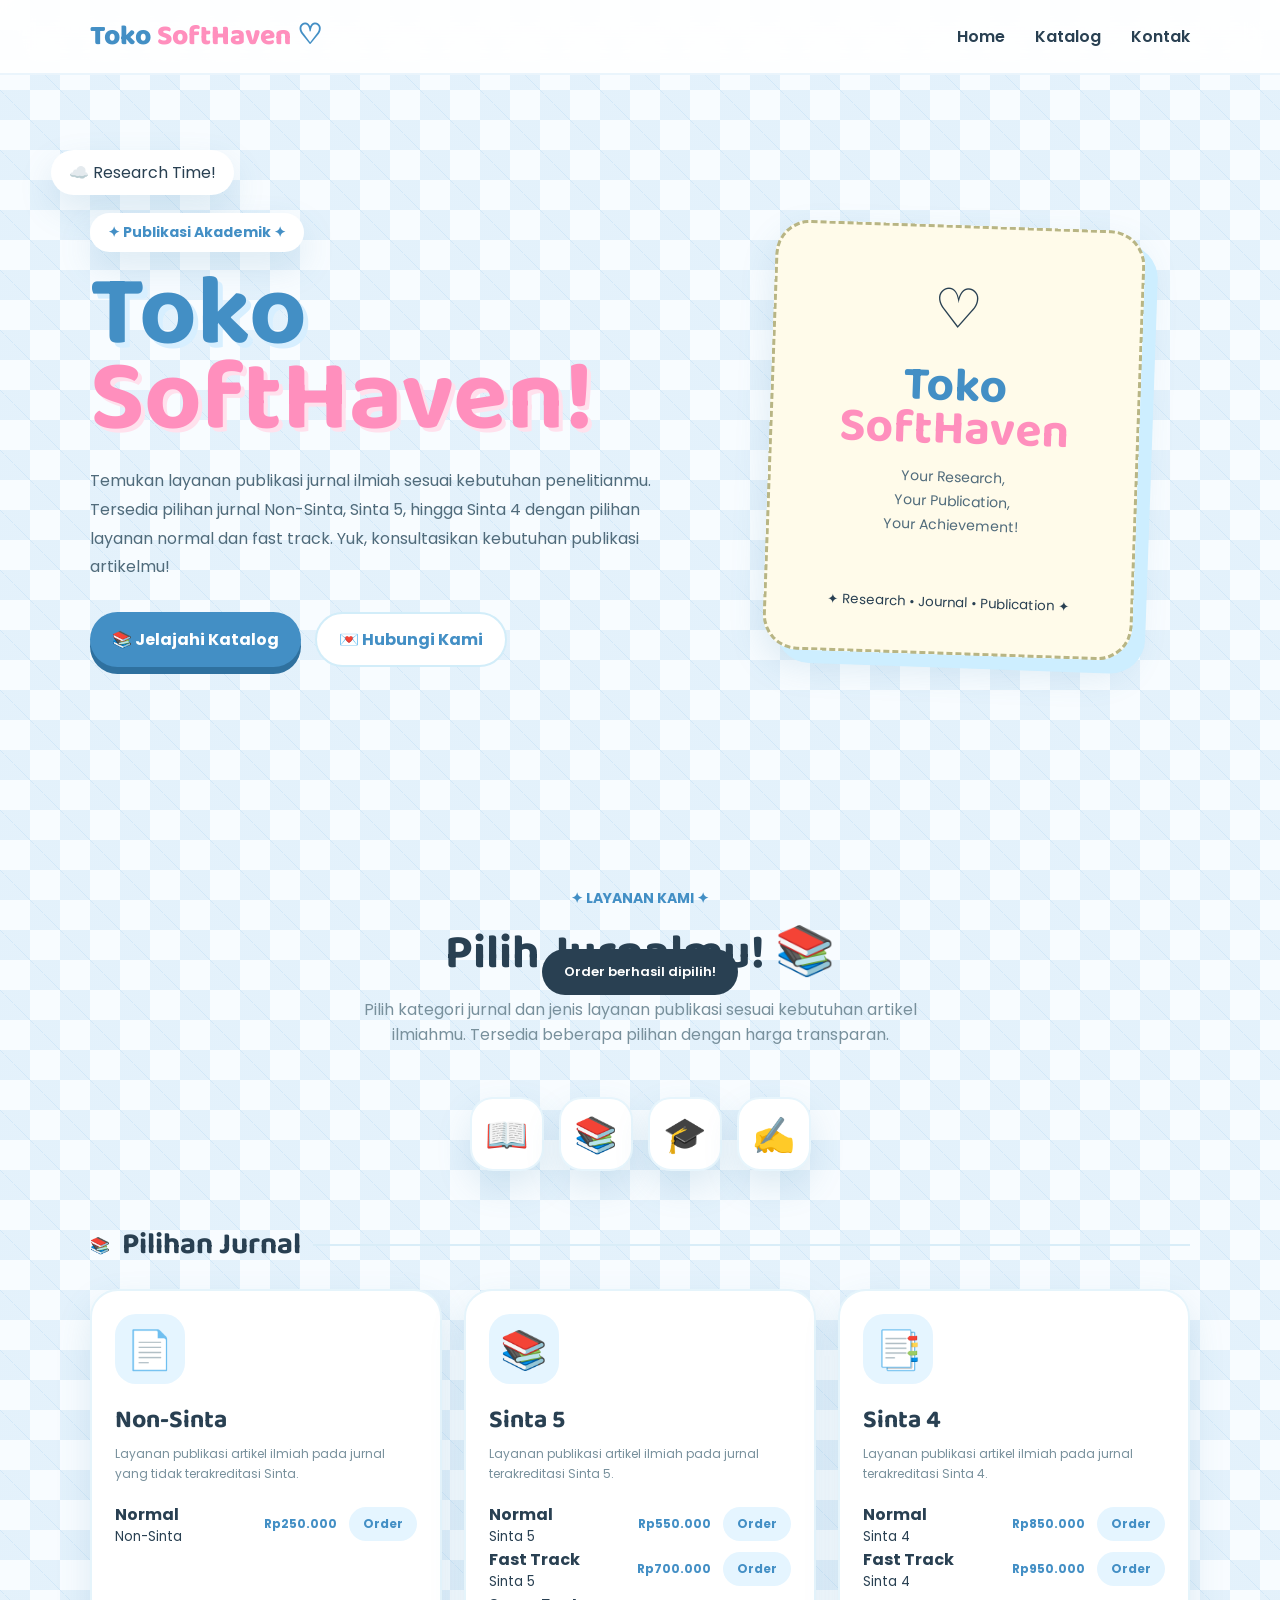
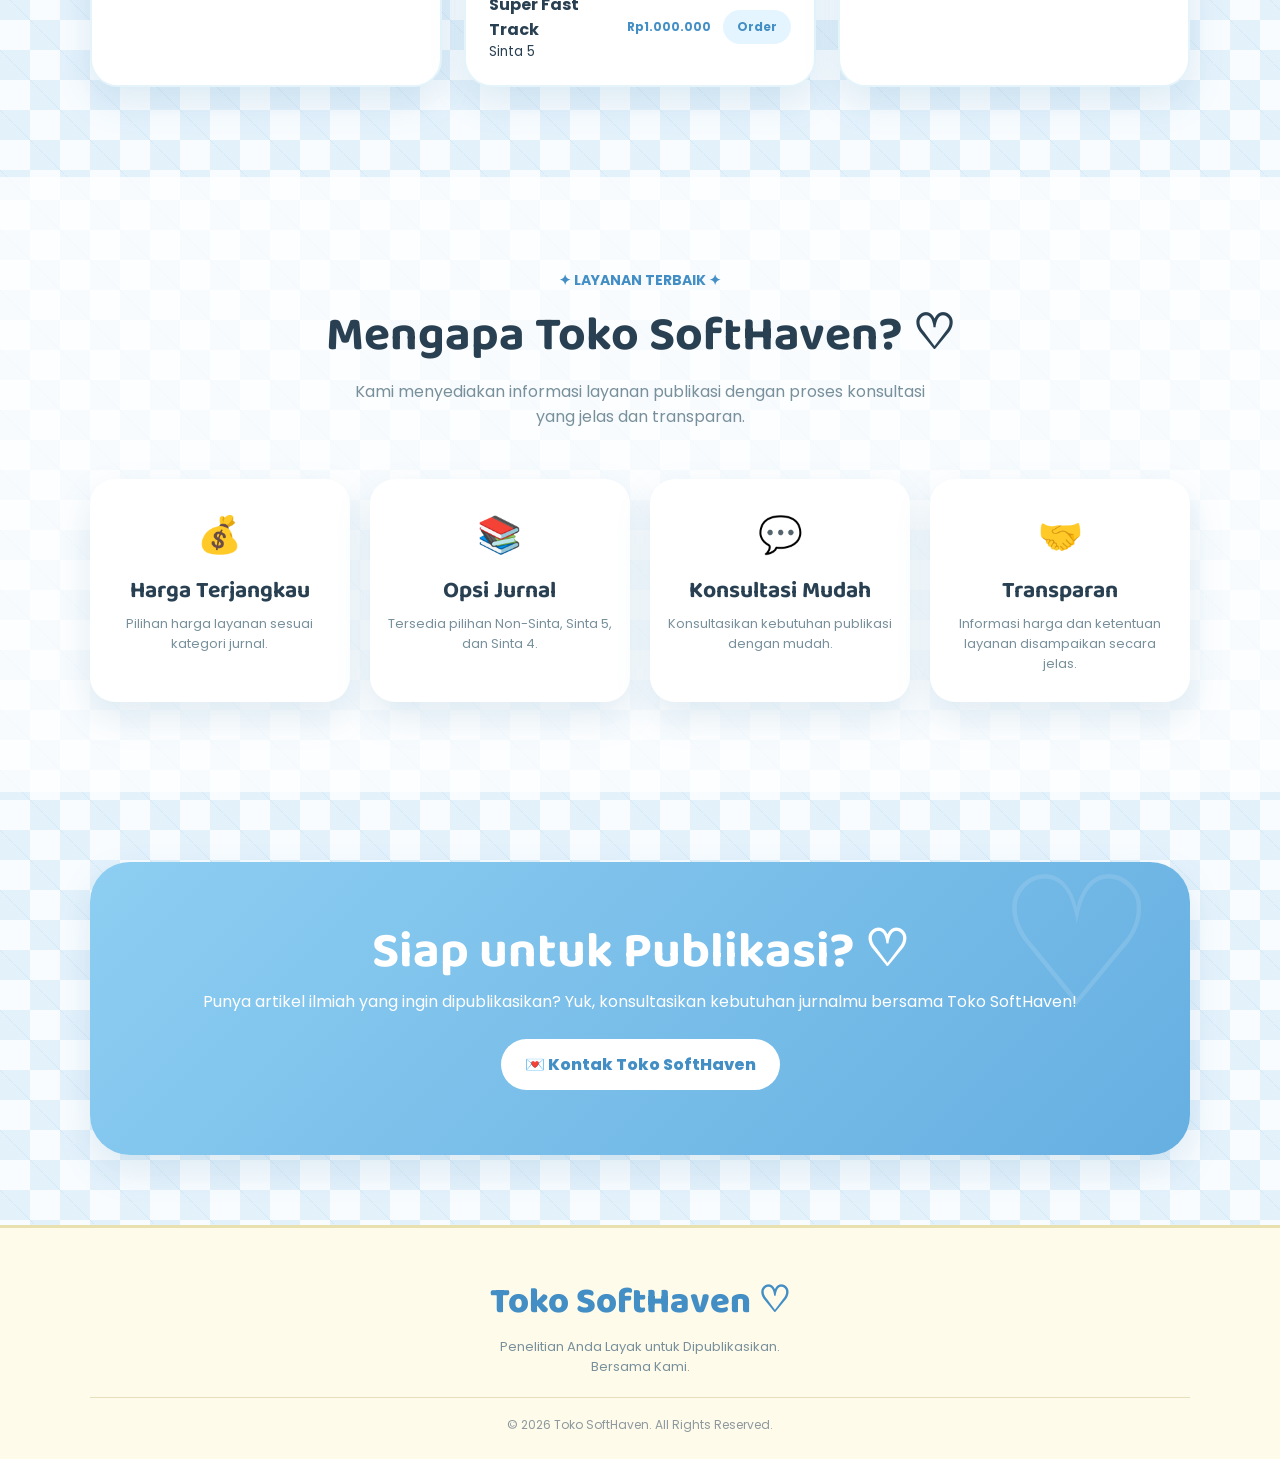
<file: SoftHaven/Jurnal/index.html>
<!DOCTYPE html>
<html lang="id">

<head>
    <meta charset="UTF-8">
    <meta name="viewport" content="width=device-width, initial-scale=1.0">

    <title>SoftHaven — Publikasi Jurnal</title>

    <!-- GOOGLE FONT -->
    <link rel="preconnect" href="https://fonts.googleapis.com">
    <link rel="preconnect" href="https://fonts.gstatic.com" crossorigin>

    <link href="https://fonts.googleapis.com/css2?family=Baloo+2:wght@400;500;600;700;800&family=Poppins:wght@400;500;600;700&display=swap"
        rel="stylesheet">

    <!-- CSS EXISTING -->
    <link rel="stylesheet" href="css/style.css">
</head>

<body>

    <!-- NAVBAR -->
    <nav>

        <div class="logo">
            Toko <span>SoftHaven</span> ♡
        </div>

        <ul class="nav-links" id="navLinks">
            <li><a href="#home">Home</a></li>
            <li><a href="#catalogue">Katalog</a></li>
            <li><a href="#contact">Kontak</a></li>
        </ul>

        <div class="menu-btn" onclick="toggleMenu()">
            ☰
        </div>

    </nav>


    <!-- DECORATION -->
    <div class="decor cloud one">☁️ Research Time!</div>


    <!-- HERO -->
    <section class="hero" id="home">

        <div class="hero-content">

            <div class="badge">
                ✦ Publikasi Akademik ✦
            </div>

            <h1>
                Toko
                <br>
                <span>SoftHaven!</span>
            </h1>

            <p>
                Temukan layanan publikasi jurnal ilmiah sesuai
                kebutuhan penelitianmu. Tersedia pilihan jurnal
                Non-Sinta, Sinta 5, hingga Sinta 4 dengan pilihan
                layanan normal dan fast track.
                Yuk, konsultasikan kebutuhan publikasi artikelmu!
            </p>

            <div class="buttons">

                <a href="#catalogue" class="btn btn-primary">
                    📚 Jelajahi Katalog
                </a>

                <a href="#contact" class="btn btn-secondary">
                    💌 Hubungi Kami
                </a>

            </div>

        </div>


        <div class="hero-visual">

            <div class="hero-card">

                <div class="heart">♡</div>

                <h2>
                    Toko
                    <br>
                    <span>SoftHaven</span>
                </h2>

                <p>
                    Your Research,
                    <br>
                    Your Publication,
                    <br>
                    Your Achievement!
                </p>

                <br>

                <small>
                    ✦ Research • Journal • Publication ✦
                </small>

            </div>

        </div>

    </section>


    <!-- CATALOGUE -->
    <section id="catalogue">

        <div class="section-title">

            <span class="section-tag">
                ✦ LAYANAN KAMI ✦
            </span>

            <h2>
                Pilih Jurnalmu! 📚
            </h2>

            <p>
                Pilih kategori jurnal dan jenis layanan publikasi
                sesuai kebutuhan artikel ilmiahmu.
                Tersedia beberapa pilihan dengan harga transparan.
            </p>

        </div>


        <!-- JOURNAL SHOWCASE -->
        <div class="app-showcase">

            <div class="app-bubble">
                <span style="font-size:35px;">📖</span>
                <small>Penelitian</small>
            </div>

            <div class="app-bubble">
                <span style="font-size:35px;">📚</span>
                <small>Jurnal</small>
            </div>

            <div class="app-bubble">
                <span style="font-size:35px;">🎓</span>
                <small>Akademik</small>
            </div>

            <div class="app-bubble">
                <span style="font-size:35px;">✍️</span>
                <small>Penulisan</small>
            </div>

        </div>


        <div class="category-title">
            <span>📚</span>
            <h3>Pilihan Jurnal</h3>
            <div class="category-line"></div>
        </div>

        <div class="products">

            <!-- NON SINTA -->
            <div class="product-card">
                <div style="font-size: 38px;" class="product-logo">📄</div>
                <h4>Non-Sinta</h4>
                <p>Layanan publikasi artikel ilmiah pada jurnal yang tidak terakreditasi Sinta.</p>

                <div class="product-plans">
                    <div class="plan-item">
                        <div>
                            <strong>Normal</strong>
                            <small>Non-Sinta</small>
                        </div>
                        <div class="plan-action">
                            <span class="price">Rp250.000</span>
                            <button class="order-btn" onclick="orderProduct('Jurnal Non-Sinta','Normal','Rp250.000')">Order</button>
                        </div>
                    </div>
                </div>
            </div>

            <!-- SINTA 5 -->
            <div class="product-card">
                <div style="font-size: 38px;" class="product-logo">📚</div>
                <h4>Sinta 5</h4>
                <p>Layanan publikasi artikel ilmiah pada jurnal terakreditasi Sinta 5.</p>

                <div class="product-plans">
                    <div class="plan-item">
                        <div>
                            <strong>Normal</strong>
                            <small>Sinta 5</small>
                        </div>
                        <div class="plan-action">
                            <span class="price">Rp550.000</span>
                            <button class="order-btn" onclick="orderProduct('Jurnal Sinta 5','Normal','Rp550.000')">Order</button>
                        </div>
                    </div>

                    <div class="plan-item">
                        <div>
                            <strong>Fast Track</strong>
                            <small>Sinta 5</small>
                        </div>
                        <div class="plan-action">
                            <span class="price">Rp700.000</span>
                            <button class="order-btn" onclick="orderProduct('Jurnal Sinta 5','Fast Track','Rp700.000')">Order</button>
                        </div>
                    </div>

                    <div class="plan-item">
                        <div>
                            <strong>Super Fast Track</strong>
                            <small>Sinta 5</small>
                        </div>
                        <div class="plan-action">
                            <span class="price">Rp1.000.000</span>
                            <button class="order-btn" onclick="orderProduct('Jurnal Sinta 5','Super Fast Track','Rp1.000.000')">Order</button>
                        </div>
                    </div>
                </div>
            </div>

            <!-- SINTA 4 -->
            <div class="product-card">
                <div style="font-size: 38px;" class="product-logo">📑</div>
                <h4>Sinta 4</h4>
                <p>Layanan publikasi artikel ilmiah pada jurnal terakreditasi Sinta 4.</p>

                <div class="product-plans">
                    <div class="plan-item">
                        <div>
                            <strong>Normal</strong>
                            <small>Sinta 4</small>
                        </div>
                        <div class="plan-action">
                            <span class="price">Rp850.000</span>
                            <button class="order-btn" onclick="orderProduct('Jurnal Sinta 4','Normal','Rp850.000')">Order</button>
                        </div>
                    </div>

                    <div class="plan-item">
                        <div>
                            <strong>Fast Track</strong>
                            <small>Sinta 4</small>
                        </div>
                        <div class="plan-action">
                            <span class="price">Rp950.000</span>
                            <button class="order-btn" onclick="orderProduct('Jurnal Sinta 4','Fast Track','Rp950.000')">Order</button>
                        </div>
                    </div>
                </div>
            </div>

        </div>

    </section>


    <!-- WHY US -->
    <section class="why" id="why">

        <div class="section-title">

            <span class="section-tag">
                ✦ LAYANAN TERBAIK ✦
            </span>

            <h2>
                Mengapa Toko SoftHaven? ♡
            </h2>

            <p>
                Kami menyediakan informasi layanan publikasi
                dengan proses konsultasi yang jelas dan transparan.
            </p>

        </div>


        <div class="features">

            <div class="feature">

                <div class="feature-icon">💰</div>

                <h3>Harga Terjangkau</h3>

                <p>
                    Pilihan harga layanan sesuai kategori jurnal.
                </p>

            </div>


            <div class="feature">

                <div class="feature-icon">📚</div>

                <h3>Opsi Jurnal</h3>

                <p>
                    Tersedia pilihan Non-Sinta, Sinta 5,
                    dan Sinta 4.
                </p>

            </div>


            <div class="feature">

                <div class="feature-icon">💬</div>

                <h3>Konsultasi Mudah</h3>

                <p>
                    Konsultasikan kebutuhan publikasi
                    dengan mudah.
                </p>

            </div>


            <div class="feature">

                <div class="feature-icon">🤝</div>

                <h3>Transparan</h3>

                <p>
                    Informasi harga dan ketentuan layanan
                    disampaikan secara jelas.
                </p>

            </div>

        </div>

    </section>


    <!-- CONTACT CTA -->
    <div class="cta" id="contact">

        <h2>
            Siap untuk Publikasi? ♡
        </h2>

        <p>
            Punya artikel ilmiah yang ingin dipublikasikan?
            Yuk, konsultasikan kebutuhan jurnalmu bersama
            Toko SoftHaven!
        </p>

        <a href="javascript:void(0)"
            class="instagram-btn"
            onclick="contactUs()">

            💌 Kontak Toko SoftHaven

        </a>

    </div>


    <!-- FOOTER -->
    <footer>

        <div class="footer-logo">
            Toko SoftHaven ♡
        </div>

        <p>
            Penelitian Anda Layak untuk Dipublikasikan.
            <br>
            Bersama Kami.
        </p>

        <div class="copyright">
            © 2026 Toko SoftHaven. All Rights Reserved.
        </div>

    </footer>


    <!-- TOAST -->
    <div class="toast" id="toast">
        Order berhasil dipilih!
    </div>


    <script src="js/script.js"></script>


</body>
</html>
</file>
<file: SoftHaven/App Premium/css/style.css>
:root {
    --blue: #79bde8;
    --blue-dark: #438fc5;
    --blue-deep: #3478ab;
    --blue-light: #e5f5ff;
    --cream: #fffbea;
    --pink: #ffb6d5;
    --pink-dark: #ff8fbd;
    --yellow: #fff1a8;
    --green: #bdeed4;
    --purple: #d9ceff;
    --orange: #ffd5bd;
    --text: #294052;
    --muted: #78909c;
    --white: #ffffff;
    --shadow: 0 15px 35px rgba(69, 137, 176, .15);
    --radius: 28px;

}


/* =====================================================
    RESET
====================================================== */

* {
    margin: 0;
    padding: 0;
    box-sizing: border-box;
}


html {
    scroll-behavior: smooth;
}


body {
    font-family: "Poppins", sans-serif;
    color: var(--text);
    background:
        linear-gradient(
            45deg,
            rgba(120,188,232,.16) 25%,
            transparent 25%,
            transparent 75%,
            rgba(120,188,232,.16) 75%
        ),
        linear-gradient(
            45deg,
            rgba(120,188,232,.16) 25%,
            transparent 25%,
            transparent 75%,
            rgba(120,188,232,.16) 75%
        );
    background-size: 60px 60px;
    background-position: 0 0, 30px 30px;
    background-color: #f8fcff;
    overflow-x: hidden;
}


/* =====================================================
    NAVBAR
====================================================== */

nav {
    position: sticky;
    top: 0;
    z-index: 1000;
    display: flex;
    align-items: center;
    justify-content: space-between;
    padding: 14px 7%;
    background: rgba(255,255,255,.90);
    backdrop-filter: blur(15px);
    border-bottom: 2px solid rgba(120,188,232,.15);
}


.logo {

    font-family:
        "Baloo 2",
        cursive;

    font-size: 28px;
    font-weight: 800;

    color:
        var(--blue-dark);

}


.logo span {

    color:
        var(--pink-dark);

}


.nav-links {

    display: flex;
    gap: 30px;

    list-style: none;

}


.nav-links a {

    color:
        var(--text);

    text-decoration: none;

    font-weight: 600;

    transition: .3s;

}


.nav-links a:hover {

    color:
        var(--blue-dark);

}


.menu-btn {

    display: none;

    font-size: 27px;

    cursor: pointer;

}


/* =====================================================
    DECORATION
====================================================== */

.decor {

    position: absolute;

    pointer-events: none;

    z-index: 0;

}


.cloud {

    background: white;

    border-radius: 50px;

    padding: 10px 18px;

    box-shadow:
        var(--shadow);

    animation:
        floating 4s ease-in-out infinite;

}


.cloud.one {

    top: 150px;
    left: 4%;

}


.cloud.two {

    top: 340px;
    right: 5%;

    animation-delay: 1s;

}


@keyframes floating {

    0%,
    100% {

        transform:
            translateY(0);

    }

    50% {

        transform:
            translateY(-12px);

    }

}


/* =====================================================
    HERO
====================================================== */

.hero {

    min-height: 720px;

    padding: 90px 7% 80px;

    display: grid;

    grid-template-columns:
        1.1fr .9fr;

    align-items: center;

    gap: 50px;

    position: relative;

}


.hero-content {

    position: relative;
    z-index: 2;

}


.badge {

    display: inline-block;

    background: white;

    padding: 9px 18px;

    border-radius: 50px;

    box-shadow:
        var(--shadow);

    color:
        var(--blue-dark);

    font-size: 14px;

    font-weight: 700;

    margin-bottom: 20px;

}


.hero h1 {

    font-family:
        "Baloo 2",
        cursive;

    font-size:
        clamp(58px, 8vw, 100px);

    line-height: .85;

    color:
        var(--blue-dark);

    text-shadow:
        5px 5px 0 #d7efff;

    margin-bottom: 25px;

}


.hero h1 span {

    color:
        var(--pink-dark);

    text-shadow:
        4px 4px 0 #ffe1ed;

}


.hero p {

    max-width: 570px;

    line-height: 1.8;

    font-size: 16px;

    color:
        #506b7b;

    margin-bottom: 30px;

}


.buttons {

    display: flex;

    gap: 14px;

    flex-wrap: wrap;

}


.btn {

    display: inline-flex;

    align-items: center;

    gap: 8px;

    padding: 13px 22px;

    border-radius: 50px;

    text-decoration: none;

    font-weight: 700;

    transition: .3s;

}


.btn-primary {

    color: white;

    background:
        var(--blue-dark);

    box-shadow:
        0 7px 0 #2f719f;

}


.btn-primary:hover {

    transform:
        translateY(4px);

    box-shadow:
        0 3px 0 #2f719f;

}


.btn-secondary {

    background: white;

    color:
        var(--blue-dark);

    border:
        2px solid #d2edf9;

}


.btn-secondary:hover {

    transform:
        translateY(-4px);

}


/* =====================================================
    HERO CARD
====================================================== */

.hero-visual {

    display: flex;

    justify-content: center;

    position: relative;

}


.hero-card {

    width: 370px;

    min-height: 430px;

    background:
        var(--cream);

    border:
        3px dashed #b8b584;

    border-radius: 35px;

    padding: 35px;

    display: flex;

    flex-direction: column;

    justify-content: center;

    align-items: center;

    text-align: center;

    transform:
        rotate(2deg);

    box-shadow:
        13px 13px 0 #cdeeff,
        var(--shadow);

    transition: .4s;

}


.hero-card:hover {

    transform:
        rotate(0)
        translateY(-10px);

}


.hero-card .heart {

    font-size: 55px;

    animation:
        heartBeat 1.5s infinite;

}


@keyframes heartBeat {

    0%,
    100% {

        transform:
            scale(1);

    }

    50% {

        transform:
            scale(1.15);

    }

}


.hero-card h2 {

    font-family:
        "Baloo 2",
        cursive;

    font-size: 48px;

    line-height: .9;

    color:
        var(--blue-dark);

    margin: 15px 0;

}


.hero-card h2 span {

    color:
        var(--pink-dark);

}


.hero-card p {

    line-height: 1.7;

    font-size: 14px;

}


/* =====================================================
    SECTION
====================================================== */

section {

    padding:
        90px 7%;

}


.section-title {

    text-align: center;

    margin-bottom: 50px;

}


.section-tag {

    color:
        var(--blue-dark);

    font-weight: 700;

    font-size: 14px;

}


.section-title h2 {

    font-family:
        "Baloo 2",
        cursive;

    font-size: 48px;

    margin: 5px 0;

}


.section-title p {

    max-width: 600px;

    margin: auto;

    color:
        var(--muted);

}


/* =====================================================
    APP LOGO SHOWCASE
====================================================== */

.app-showcase {

    display: flex;

    justify-content: center;

    gap: 15px;

    flex-wrap: wrap;

    margin-bottom: 50px;

}


.app-bubble {

    width: 74px;
    height: 74px;

    background: white;

    border-radius: 23px;

    display: flex;

    align-items: center;

    justify-content: center;

    box-shadow:
        var(--shadow);

    border:
        2px solid #e7f5fc;

    transition: .35s;

    position: relative;

}


.app-bubble:hover {

    transform:
        translateY(-9px)
        rotate(-5deg);

    border-color:
        #bce4f7;

}


.app-bubble img {

    width: 48px;
    height: 48px;

    object-fit: contain;

}


.app-bubble small {

    position: absolute;

    bottom: -22px;

    font-size: 10px;

    opacity: 0;

    transition: .3s;

    white-space: nowrap;

}


.app-bubble:hover small {

    opacity: 1;

}


/* =====================================================
    FILTER
====================================================== */

.search-box {
    display: flex;
    justify-content: center;
    margin-bottom: 25px;
}

.search-box input {
    width: 350px;
    padding: 14px 20px;
    border-radius: 30px;
    border: 2px solid #ddd;
    font-size: 15px;
    outline: none;
    transition: 0.3s;
}

.search-box input:focus {
    border-color: #ff8fab;
    box-shadow: 0 0 10px rgba(255,143,171,0.3);
}

.filters {

    display: flex;

    justify-content: center;

    gap: 10px;

    flex-wrap: wrap;

    margin-bottom: 35px;

}


.filter-btn {

    border: none;

    background: white;

    color:
        var(--text);

    padding:
        10px 18px;

    border-radius: 50px;

    cursor: pointer;

    font-family: inherit;

    font-weight: 600;

    box-shadow:
        0 5px 15px rgba(50,100,130,.08);

    transition: .3s;

}


.filter-btn.active,
.filter-btn:hover {

    background:
        var(--blue-dark);

    color: white;

}


/* =====================================================
    CATEGORY TITLE
====================================================== */

.category-title {

    display: flex;

    align-items: center;

    gap: 12px;

    margin:
        45px 0 20px;

}


.category-title h3 {

    font-family:
        "Baloo 2",
        cursive;

    font-size: 30px;

    color:
        var(--text);

}


.category-line {

    flex: 1;

    height: 2px;

    background:
        #d9edf8;

}


/* =====================================================
    PRODUCT GRID
====================================================== */

.products {

    display: grid;

    grid-template-columns:
        repeat(3, 1fr);

    gap: 22px;

}


.product-card {

    background: white;

    border:
        2px solid #e5f4fb;

    border-radius:
        var(--radius);

    padding: 23px;

    box-shadow:
        var(--shadow);

    transition: .35s;

    position: relative;

    overflow: hidden;

    animation: cardAppear .45s ease;

}


@keyframes cardAppear {

    from {

        opacity: 0;

        transform:
            translateY(15px);

    }

    to {

        opacity: 1;

        transform:
            translateY(0);

    }

}


.product-card:hover {

    transform:
        translateY(-9px);

    box-shadow:
        0 20px 45px rgba(63,130,170,.2);

}


/* =====================================================
    PRODUCT LOGO
====================================================== */

.product-logo {

    width: 70px;

    height: 70px;

    border-radius: 21px;

    display: flex;

    align-items: center;

    justify-content: center;

    background:
        var(--blue-light);

    margin-bottom: 16px;

    overflow: hidden;

}


.product-logo img {

    width: 55px;

    height: 55px;

    object-fit: contain;

    transition: .3s;

}


.product-card:hover .product-logo img {

    transform:
        scale(1.08)
        rotate(-3deg);

}


.product-card h4 {

    font-family:
        "Baloo 2",
        cursive;

    font-size: 25px;

    margin-bottom: 4px;

}


.product-card p {

    color:
        var(--muted);

    font-size: 12px;

    line-height: 1.7;

    margin-bottom: 17px;

}


.product-bottom {

    display: flex;

    align-items: center;

    justify-content: space-between;

    gap: 8px;

}


.price {

    font-size: 12px;

    font-weight: 800;

    color:
        var(--blue-dark);

}


.plan-item {
    display: flex;
    align-items: center;
    justify-content: space-between;
    gap: 15px;
}

.plan-item > div:first-child {
    display: flex;
    flex-direction: column;
}

.plan-action {
    display: flex;
    align-items: center;
    justify-content: flex-end;
    gap: 12px;
    margin-left: auto;
}

.price {
    font-weight: 700;
    white-space: nowrap;
}

.order-btn {
    border: none;
    background: var(--blue-light);
    color: var(--blue-dark);
    padding: 8px 14px;
    border-radius: 50px;
    cursor: pointer;
    font-family: inherit;
    font-size: 12px;
    font-weight: 700;
    transition: .3s;
    white-space: nowrap;
}

.order-btn:hover {
    background: var(--blue-dark);
    color: white;
}


/* =====================================================
    WHY US
====================================================== */

.why {

    background:
        rgba(255,255,255,.72);

}


.features {

    display: grid;

    grid-template-columns:
        repeat(4,1fr);

    gap: 20px;

}


.feature {

    background: white;

    padding:
        28px 18px;

    border-radius: 25px;

    text-align: center;

    box-shadow:
        var(--shadow);

    transition: .3s;

}


.feature:hover {

    transform:
        translateY(-7px);

}


.feature-icon {

    font-size: 36px;

    margin-bottom: 10px;

}


.feature h3 {

    font-family:
        "Baloo 2",
        cursive;

    font-size: 23px;

}


.feature p {

    font-size: 13px;

    color:
        var(--muted);

    margin-top: 5px;

}


/* =====================================================
    TESTIMONIAL
====================================================== */

.testimonial-wrapper {

    max-width: 900px;

    margin: auto;

}


.testimonial-form {

    background:
        var(--cream);

    border:
        3px dashed #c0bd91;

    border-radius: 30px;

    padding: 30px;

    box-shadow:
        10px 10px 0 #dff2ff;

    margin-bottom: 45px;

}


.testimonial-form h3 {

    font-family:
        "Baloo 2",
        cursive;

    font-size: 30px;

    margin-bottom: 5px;

}


.testimonial-form p {

    font-size: 13px;

    color:
        var(--muted);

    margin-bottom: 20px;

}


.form-row {

    display: grid;

    grid-template-columns:
        1fr 1fr;

    gap: 15px;

}


.input-group {

    margin-bottom: 15px;

}


.input-group label {

    display: block;

    font-size: 13px;

    font-weight: 700;

    margin-bottom: 6px;

}


.input-group input,
.input-group textarea,
.input-group select {

    width: 100%;

    border:
        2px solid #dceff8;

    border-radius: 16px;

    padding:
        12px 15px;

    outline: none;

    font-family: inherit;

    background: white;

    transition: .3s;

}


.input-group textarea {

    min-height: 110px;

    resize: vertical;

}


.input-group input:focus,
.input-group textarea:focus,
.input-group select:focus {

    border-color:
        var(--blue);

}


.submit-testimonial {

    width: 100%;

    border: none;

    padding: 14px;

    border-radius: 50px;

    background:
        var(--blue-dark);

    color: white;

    font-family: inherit;

    font-weight: 700;

    cursor: pointer;

    transition: .3s;

}


.submit-testimonial:hover {

    transform:
        translateY(-3px);

    background:
        var(--blue-deep);

}


/* =====================================================
    TESTIMONIAL CARDS
====================================================== */

.testimonial-list {

    display: grid;

    grid-template-columns:
        repeat(2,1fr);

    gap: 20px;

}


.testimonial-card {

    background: white;

    border-radius: 25px;

    padding: 24px;

    box-shadow:
        var(--shadow);

    border:
        2px solid #e6f4fb;

    animation:
        popIn .4s ease;

}


@keyframes popIn {

    from {

        opacity: 0;

        transform:
            scale(.95);

    }

    to {

        opacity: 1;

        transform:
            scale(1);

    }

}


.stars {

    color:
        #ffc928;

    letter-spacing: 2px;

    margin-bottom: 10px;

}


.testimonial-card p {

    font-size: 14px;

    line-height: 1.7;

    color:
        #536b79;

    margin-bottom: 14px;

}


.customer {

    display: flex;

    align-items: center;

    gap: 10px;

}


.avatar {

    width: 40px;

    height: 40px;

    background:
        var(--blue-light);

    border-radius: 50%;

    display: flex;

    align-items: center;

    justify-content: center;

    font-size: 18px;

}


.customer strong {

    font-size: 13px;

}


/* =====================================================
    INSTAGRAM CTA
====================================================== */

.cta {

    margin:
        70px 7%;

    padding:
        65px 25px;

    border-radius: 40px;

    text-align: center;

    color: white;

    background:
        linear-gradient(
            135deg,
            #8dcef2,
            #66afe1
        );

    box-shadow:
        var(--shadow);

    position: relative;

    overflow: hidden;

}


.cta::before {

    content: "♡";

    position: absolute;

    font-size: 180px;

    right: 3%;

    top: -55px;

    opacity: .12;

}


.cta h2 {

    font-family:
        "Baloo 2",
        cursive;

    font-size: 50px;

    line-height: 1;

    margin-bottom: 12px;

}


.cta p {

    margin-bottom: 25px;

}


.instagram-btn {

    display: inline-flex;

    align-items: center;

    gap: 10px;

    background: white;

    color:
        var(--blue-dark);

    padding:
        13px 24px;

    border-radius: 50px;

    text-decoration: none;

    font-weight: 800;

    transition: .3s;

}


.instagram-btn:hover {

    transform:
        translateY(-5px)
        rotate(-2deg);

    box-shadow:
        0 10px 25px rgba(0,0,0,.12);

}


/* =====================================================
    FOOTER
====================================================== */

footer {

    background:
        var(--cream);

    padding:
        45px 7% 25px;

    text-align: center;

    border-top:
        3px solid #e8e1af;

}


.footer-logo {

    font-family:
        "Baloo 2",
        cursive;

    font-size: 36px;

    font-weight: 800;

    color:
        var(--blue-dark);

}


footer p {

    color:
        var(--muted);

    font-size: 13px;

    margin:
        6px auto 20px;

}


.instagram-footer {

    display: inline-flex;

    align-items: center;

    gap: 8px;

    text-decoration: none;

    color:
        var(--pink-dark);

    font-weight: 700;

    margin-bottom: 25px;

}


.copyright {

    border-top:
        1px solid #e5dfbd;

    padding-top: 18px;

    color:
        #8d999f;

    font-size: 12px;

}


/* =====================================================
    TOAST
====================================================== */

.toast {

    position: fixed;

    bottom: 25px;

    left: 50%;

    transform:
        translate(-50%,120px);

    background:
        #294052;

    color: white;

    padding:
        13px 22px;

    border-radius: 50px;

    z-index: 9999;

    font-size: 13px;

    font-weight: 600;

    transition: .4s;

}


.toast.show {

    transform:
        translate(-50%,0);

}


/* =====================================================
    RESPONSIVE
====================================================== */

@media(max-width: 1000px) {

    .products {

        grid-template-columns:
            repeat(2,1fr);

    }

    .features {

        grid-template-columns:
            repeat(2,1fr);

    }

}


@media(max-width: 900px) {

    .hero {

        grid-template-columns: 1fr;

        text-align: center;

    }

    .hero p {

        margin:
            0 auto 30px;

    }

    .buttons {

        justify-content: center;

    }

}


@media(max-width: 650px) {

    nav {

        padding:
            13px 5%;

    }


    .nav-links {

        display: none;

        position: absolute;

        top: 65px;

        left: 5%;

        right: 5%;

        flex-direction: column;

        background: white;

        padding: 20px;

        border-radius: 20px;

        box-shadow:
            var(--shadow);

    }


    .nav-links.active {

        display: flex;

    }


    .menu-btn {

        display: block;

    }


    .hero {

        padding:
            65px 5%;

    }


    .hero h1 {

        font-size: 60px;

    }


    .hero-card {

        width: 90%;

    }


    section {

        padding:
            65px 5%;

    }


    .products {

        grid-template-columns: 1fr;

    }


    .features {

        grid-template-columns:
            1fr 1fr;

    }


    .testimonial-list {

        grid-template-columns: 1fr;

    }


    .form-row {

        grid-template-columns: 1fr;

    }


    .section-title h2 {

        font-size: 40px;

    }


    .cta {

        margin:
            50px 5%;

    }


    .cta h2 {

        font-size: 40px;

    }


    .category-title h3 {

        font-size: 25px;

    }

}
</file>
<file: SoftHaven/Jurnal/css/style.css>
:root {
    --blue: #79bde8;
    --blue-dark: #438fc5;
    --blue-deep: #3478ab;
    --blue-light: #e5f5ff;
    --cream: #fffbea;
    --pink: #ffb6d5;
    --pink-dark: #ff8fbd;
    --yellow: #fff1a8;
    --green: #bdeed4;
    --purple: #d9ceff;
    --orange: #ffd5bd;
    --text: #294052;
    --muted: #78909c;
    --white: #ffffff;
    --shadow: 0 15px 35px rgba(69, 137, 176, .15);
    --radius: 28px;

}


/* =====================================================
    RESET
====================================================== */

* {
    margin: 0;
    padding: 0;
    box-sizing: border-box;
}


html {
    scroll-behavior: smooth;
}


body {
    font-family: "Poppins", sans-serif;
    color: var(--text);
    background:
        linear-gradient(
            45deg,
            rgba(120,188,232,.16) 25%,
            transparent 25%,
            transparent 75%,
            rgba(120,188,232,.16) 75%
        ),
        linear-gradient(
            45deg,
            rgba(120,188,232,.16) 25%,
            transparent 25%,
            transparent 75%,
            rgba(120,188,232,.16) 75%
        );
    background-size: 60px 60px;
    background-position: 0 0, 30px 30px;
    background-color: #f8fcff;
    overflow-x: hidden;
}


/* =====================================================
    NAVBAR
====================================================== */

nav {
    position: sticky;
    top: 0;
    z-index: 1000;
    display: flex;
    align-items: center;
    justify-content: space-between;
    padding: 14px 7%;
    background: rgba(255,255,255,.90);
    backdrop-filter: blur(15px);
    border-bottom: 2px solid rgba(120,188,232,.15);
}


.logo {

    font-family:
        "Baloo 2",
        cursive;

    font-size: 28px;
    font-weight: 800;

    color:
        var(--blue-dark);

}


.logo span {

    color:
        var(--pink-dark);

}


.nav-links {

    display: flex;
    gap: 30px;

    list-style: none;

}


.nav-links a {

    color:
        var(--text);

    text-decoration: none;

    font-weight: 600;

    transition: .3s;

}


.nav-links a:hover {

    color:
        var(--blue-dark);

}


.menu-btn {

    display: none;

    font-size: 27px;

    cursor: pointer;

}


/* =====================================================
    DECORATION
====================================================== */

.decor {

    position: absolute;

    pointer-events: none;

    z-index: 0;

}


.cloud {

    background: white;

    border-radius: 50px;

    padding: 10px 18px;

    box-shadow:
        var(--shadow);

    animation:
        floating 4s ease-in-out infinite;

}


.cloud.one {

    top: 150px;
    left: 4%;

}


.cloud.two {

    top: 340px;
    right: 5%;

    animation-delay: 1s;

}


@keyframes floating {

    0%,
    100% {

        transform:
            translateY(0);

    }

    50% {

        transform:
            translateY(-12px);

    }

}


/* =====================================================
    HERO
====================================================== */

.hero {

    min-height: 720px;

    padding: 90px 7% 80px;

    display: grid;

    grid-template-columns:
        1.1fr .9fr;

    align-items: center;

    gap: 50px;

    position: relative;

}


.hero-content {

    position: relative;
    z-index: 2;

}


.badge {

    display: inline-block;

    background: white;

    padding: 9px 18px;

    border-radius: 50px;

    box-shadow:
        var(--shadow);

    color:
        var(--blue-dark);

    font-size: 14px;

    font-weight: 700;

    margin-bottom: 20px;

}


.hero h1 {

    font-family:
        "Baloo 2",
        cursive;

    font-size:
        clamp(58px, 8vw, 100px);

    line-height: .85;

    color:
        var(--blue-dark);

    text-shadow:
        5px 5px 0 #d7efff;

    margin-bottom: 25px;

}


.hero h1 span {

    color:
        var(--pink-dark);

    text-shadow:
        4px 4px 0 #ffe1ed;

}


.hero p {

    max-width: 570px;

    line-height: 1.8;

    font-size: 16px;

    color:
        #506b7b;

    margin-bottom: 30px;

}


.buttons {

    display: flex;

    gap: 14px;

    flex-wrap: wrap;

}


.btn {

    display: inline-flex;

    align-items: center;

    gap: 8px;

    padding: 13px 22px;

    border-radius: 50px;

    text-decoration: none;

    font-weight: 700;

    transition: .3s;

}


.btn-primary {

    color: white;

    background:
        var(--blue-dark);

    box-shadow:
        0 7px 0 #2f719f;

}


.btn-primary:hover {

    transform:
        translateY(4px);

    box-shadow:
        0 3px 0 #2f719f;

}


.btn-secondary {

    background: white;

    color:
        var(--blue-dark);

    border:
        2px solid #d2edf9;

}


.btn-secondary:hover {

    transform:
        translateY(-4px);

}


/* =====================================================
    HERO CARD
====================================================== */

.hero-visual {

    display: flex;

    justify-content: center;

    position: relative;

}


.hero-card {

    width: 370px;

    min-height: 430px;

    background:
        var(--cream);

    border:
        3px dashed #b8b584;

    border-radius: 35px;

    padding: 35px;

    display: flex;

    flex-direction: column;

    justify-content: center;

    align-items: center;

    text-align: center;

    transform:
        rotate(2deg);

    box-shadow:
        13px 13px 0 #cdeeff,
        var(--shadow);

    transition: .4s;

}


.hero-card:hover {

    transform:
        rotate(0)
        translateY(-10px);

}


.hero-card .heart {

    font-size: 55px;

    animation:
        heartBeat 1.5s infinite;

}


@keyframes heartBeat {

    0%,
    100% {

        transform:
            scale(1);

    }

    50% {

        transform:
            scale(1.15);

    }

}


.hero-card h2 {

    font-family:
        "Baloo 2",
        cursive;

    font-size: 48px;

    line-height: .9;

    color:
        var(--blue-dark);

    margin: 15px 0;

}


.hero-card h2 span {

    color:
        var(--pink-dark);

}


.hero-card p {

    line-height: 1.7;

    font-size: 14px;

}


/* =====================================================
    SECTION
====================================================== */

section {

    padding:
        90px 7%;

}


.section-title {

    text-align: center;

    margin-bottom: 50px;

}


.section-tag {

    color:
        var(--blue-dark);

    font-weight: 700;

    font-size: 14px;

}


.section-title h2 {

    font-family:
        "Baloo 2",
        cursive;

    font-size: 48px;

    margin: 5px 0;

}


.section-title p {

    max-width: 600px;

    margin: auto;

    color:
        var(--muted);

}


/* =====================================================
    APP LOGO SHOWCASE
====================================================== */

.app-showcase {

    display: flex;

    justify-content: center;

    gap: 15px;

    flex-wrap: wrap;

    margin-bottom: 50px;

}


.app-bubble {

    width: 74px;
    height: 74px;

    background: white;

    border-radius: 23px;

    display: flex;

    align-items: center;

    justify-content: center;

    box-shadow:
        var(--shadow);

    border:
        2px solid #e7f5fc;

    transition: .35s;

    position: relative;

}


.app-bubble:hover {

    transform:
        translateY(-9px)
        rotate(-5deg);

    border-color:
        #bce4f7;

}


.app-bubble img {

    width: 48px;
    height: 48px;

    object-fit: contain;

}


.app-bubble small {

    position: absolute;

    bottom: -22px;

    font-size: 10px;

    opacity: 0;

    transition: .3s;

    white-space: nowrap;

}


.app-bubble:hover small {

    opacity: 1;

}


/* =====================================================
    FILTER
====================================================== */

.search-box {
    display: flex;
    justify-content: center;
    margin-bottom: 25px;
}

.search-box input {
    width: 350px;
    padding: 14px 20px;
    border-radius: 30px;
    border: 2px solid #ddd;
    font-size: 15px;
    outline: none;
    transition: 0.3s;
}

.search-box input:focus {
    border-color: #ff8fab;
    box-shadow: 0 0 10px rgba(255,143,171,0.3);
}

.filters {

    display: flex;

    justify-content: center;

    gap: 10px;

    flex-wrap: wrap;

    margin-bottom: 35px;

}


.filter-btn {

    border: none;

    background: white;

    color:
        var(--text);

    padding:
        10px 18px;

    border-radius: 50px;

    cursor: pointer;

    font-family: inherit;

    font-weight: 600;

    box-shadow:
        0 5px 15px rgba(50,100,130,.08);

    transition: .3s;

}


.filter-btn.active,
.filter-btn:hover {

    background:
        var(--blue-dark);

    color: white;

}


/* =====================================================
    CATEGORY TITLE
====================================================== */

.category-title {

    display: flex;

    align-items: center;

    gap: 12px;

    margin:
        45px 0 20px;

}


.category-title h3 {

    font-family:
        "Baloo 2",
        cursive;

    font-size: 30px;

    color:
        var(--text);

}


.category-line {

    flex: 1;

    height: 2px;

    background:
        #d9edf8;

}


/* =====================================================
    PRODUCT GRID
====================================================== */

.products {

    display: grid;

    grid-template-columns:
        repeat(3, 1fr);

    gap: 22px;

}


.product-card {

    background: white;

    border:
        2px solid #e5f4fb;

    border-radius:
        var(--radius);

    padding: 23px;

    box-shadow:
        var(--shadow);

    transition: .35s;

    position: relative;

    overflow: hidden;

    animation: cardAppear .45s ease;

}


@keyframes cardAppear {

    from {

        opacity: 0;

        transform:
            translateY(15px);

    }

    to {

        opacity: 1;

        transform:
            translateY(0);

    }

}


.product-card:hover {

    transform:
        translateY(-9px);

    box-shadow:
        0 20px 45px rgba(63,130,170,.2);

}


/* =====================================================
    PRODUCT LOGO
====================================================== */

.product-logo {

    width: 70px;

    height: 70px;

    border-radius: 21px;

    display: flex;

    align-items: center;

    justify-content: center;

    background:
        var(--blue-light);

    margin-bottom: 16px;

    overflow: hidden;

}


.product-logo img {

    width: 55px;

    height: 55px;

    object-fit: contain;

    transition: .3s;

}


.product-card:hover .product-logo img {

    transform:
        scale(1.08)
        rotate(-3deg);

}


.product-card h4 {

    font-family:
        "Baloo 2",
        cursive;

    font-size: 25px;

    margin-bottom: 4px;

}


.product-card p {

    color:
        var(--muted);

    font-size: 12px;

    line-height: 1.7;

    margin-bottom: 17px;

}


.product-bottom {

    display: flex;

    align-items: center;

    justify-content: space-between;

    gap: 8px;

}


.price {

    font-size: 12px;

    font-weight: 800;

    color:
        var(--blue-dark);

}


.plan-item {
    display: flex;
    align-items: center;
    justify-content: space-between;
    gap: 15px;
}

.plan-item > div:first-child {
    display: flex;
    flex-direction: column;
}

.plan-action {
    display: flex;
    align-items: center;
    justify-content: flex-end;
    gap: 12px;
    margin-left: auto;
}

.price {
    font-weight: 700;
    white-space: nowrap;
}

.order-btn {
    border: none;
    background: var(--blue-light);
    color: var(--blue-dark);
    padding: 8px 14px;
    border-radius: 50px;
    cursor: pointer;
    font-family: inherit;
    font-size: 12px;
    font-weight: 700;
    transition: .3s;
    white-space: nowrap;
}

.order-btn:hover {
    background: var(--blue-dark);
    color: white;
}


/* =====================================================
    WHY US
====================================================== */

.why {

    background:
        rgba(255,255,255,.72);

}


.features {

    display: grid;

    grid-template-columns:
        repeat(4,1fr);

    gap: 20px;

}


.feature {

    background: white;

    padding:
        28px 18px;

    border-radius: 25px;

    text-align: center;

    box-shadow:
        var(--shadow);

    transition: .3s;

}


.feature:hover {

    transform:
        translateY(-7px);

}


.feature-icon {

    font-size: 36px;

    margin-bottom: 10px;

}


.feature h3 {

    font-family:
        "Baloo 2",
        cursive;

    font-size: 23px;

}


.feature p {

    font-size: 13px;

    color:
        var(--muted);

    margin-top: 5px;

}


/* =====================================================
    TESTIMONIAL
====================================================== */

.testimonial-wrapper {

    max-width: 900px;

    margin: auto;

}


.testimonial-form {

    background:
        var(--cream);

    border:
        3px dashed #c0bd91;

    border-radius: 30px;

    padding: 30px;

    box-shadow:
        10px 10px 0 #dff2ff;

    margin-bottom: 45px;

}


.testimonial-form h3 {

    font-family:
        "Baloo 2",
        cursive;

    font-size: 30px;

    margin-bottom: 5px;

}


.testimonial-form p {

    font-size: 13px;

    color:
        var(--muted);

    margin-bottom: 20px;

}


.form-row {

    display: grid;

    grid-template-columns:
        1fr 1fr;

    gap: 15px;

}


.input-group {

    margin-bottom: 15px;

}


.input-group label {

    display: block;

    font-size: 13px;

    font-weight: 700;

    margin-bottom: 6px;

}


.input-group input,
.input-group textarea,
.input-group select {

    width: 100%;

    border:
        2px solid #dceff8;

    border-radius: 16px;

    padding:
        12px 15px;

    outline: none;

    font-family: inherit;

    background: white;

    transition: .3s;

}


.input-group textarea {

    min-height: 110px;

    resize: vertical;

}


.input-group input:focus,
.input-group textarea:focus,
.input-group select:focus {

    border-color:
        var(--blue);

}


.submit-testimonial {

    width: 100%;

    border: none;

    padding: 14px;

    border-radius: 50px;

    background:
        var(--blue-dark);

    color: white;

    font-family: inherit;

    font-weight: 700;

    cursor: pointer;

    transition: .3s;

}


.submit-testimonial:hover {

    transform:
        translateY(-3px);

    background:
        var(--blue-deep);

}


/* =====================================================
    TESTIMONIAL CARDS
====================================================== */

.testimonial-list {

    display: grid;

    grid-template-columns:
        repeat(2,1fr);

    gap: 20px;

}


.testimonial-card {

    background: white;

    border-radius: 25px;

    padding: 24px;

    box-shadow:
        var(--shadow);

    border:
        2px solid #e6f4fb;

    animation:
        popIn .4s ease;

}


@keyframes popIn {

    from {

        opacity: 0;

        transform:
            scale(.95);

    }

    to {

        opacity: 1;

        transform:
            scale(1);

    }

}


.stars {

    color:
        #ffc928;

    letter-spacing: 2px;

    margin-bottom: 10px;

}


.testimonial-card p {

    font-size: 14px;

    line-height: 1.7;

    color:
        #536b79;

    margin-bottom: 14px;

}


.customer {

    display: flex;

    align-items: center;

    gap: 10px;

}


.avatar {

    width: 40px;

    height: 40px;

    background:
        var(--blue-light);

    border-radius: 50%;

    display: flex;

    align-items: center;

    justify-content: center;

    font-size: 18px;

}


.customer strong {

    font-size: 13px;

}


/* =====================================================
    INSTAGRAM CTA
====================================================== */

.cta {

    margin:
        70px 7%;

    padding:
        65px 25px;

    border-radius: 40px;

    text-align: center;

    color: white;

    background:
        linear-gradient(
            135deg,
            #8dcef2,
            #66afe1
        );

    box-shadow:
        var(--shadow);

    position: relative;

    overflow: hidden;

}


.cta::before {

    content: "♡";

    position: absolute;

    font-size: 180px;

    right: 3%;

    top: -55px;

    opacity: .12;

}


.cta h2 {

    font-family:
        "Baloo 2",
        cursive;

    font-size: 50px;

    line-height: 1;

    margin-bottom: 12px;

}


.cta p {

    margin-bottom: 25px;

}


.instagram-btn {

    display: inline-flex;

    align-items: center;

    gap: 10px;

    background: white;

    color:
        var(--blue-dark);

    padding:
        13px 24px;

    border-radius: 50px;

    text-decoration: none;

    font-weight: 800;

    transition: .3s;

}


.instagram-btn:hover {

    transform:
        translateY(-5px)
        rotate(-2deg);

    box-shadow:
        0 10px 25px rgba(0,0,0,.12);

}


/* =====================================================
    FOOTER
====================================================== */

footer {

    background:
        var(--cream);

    padding:
        45px 7% 25px;

    text-align: center;

    border-top:
        3px solid #e8e1af;

}


.footer-logo {

    font-family:
        "Baloo 2",
        cursive;

    font-size: 36px;

    font-weight: 800;

    color:
        var(--blue-dark);

}


footer p {

    color:
        var(--muted);

    font-size: 13px;

    margin:
        6px auto 20px;

}


.instagram-footer {

    display: inline-flex;

    align-items: center;

    gap: 8px;

    text-decoration: none;

    color:
        var(--pink-dark);

    font-weight: 700;

    margin-bottom: 25px;

}


.copyright {

    border-top:
        1px solid #e5dfbd;

    padding-top: 18px;

    color:
        #8d999f;

    font-size: 12px;

}


/* =====================================================
    TOAST
====================================================== */

.toast {

    position: fixed;

    bottom: 25px;

    left: 50%;

    transform:
        translate(-50%,120px);

    background:
        #294052;

    color: white;

    padding:
        13px 22px;

    border-radius: 50px;

    z-index: 9999;

    font-size: 13px;

    font-weight: 600;

    transition: .4s;

}


.toast.show {

    transform:
        translate(-50%,0);

}


/* =====================================================
    RESPONSIVE
====================================================== */

@media(max-width: 1000px) {

    .products {

        grid-template-columns:
            repeat(2,1fr);

    }

    .features {

        grid-template-columns:
            repeat(2,1fr);

    }

}


@media(max-width: 900px) {

    .hero {

        grid-template-columns: 1fr;

        text-align: center;

    }

    .hero p {

        margin:
            0 auto 30px;

    }

    .buttons {

        justify-content: center;

    }

}


@media(max-width: 650px) {

    nav {

        padding:
            13px 5%;

    }


    .nav-links {

        display: none;

        position: absolute;

        top: 65px;

        left: 5%;

        right: 5%;

        flex-direction: column;

        background: white;

        padding: 20px;

        border-radius: 20px;

        box-shadow:
            var(--shadow);

    }


    .nav-links.active {

        display: flex;

    }


    .menu-btn {

        display: block;

    }


    .hero {

        padding:
            65px 5%;

    }


    .hero h1 {

        font-size: 60px;

    }


    .hero-card {

        width: 90%;

    }


    section {

        padding:
            65px 5%;

    }


    .products {

        grid-template-columns: 1fr;

    }


    .features {

        grid-template-columns:
            1fr 1fr;

    }


    .testimonial-list {

        grid-template-columns: 1fr;

    }


    .form-row {

        grid-template-columns: 1fr;

    }


    .section-title h2 {

        font-size: 40px;

    }


    .cta {

        margin:
            50px 5%;

    }


    .cta h2 {

        font-size: 40px;

    }


    .category-title h3 {

        font-size: 25px;

    }

}
</file>
